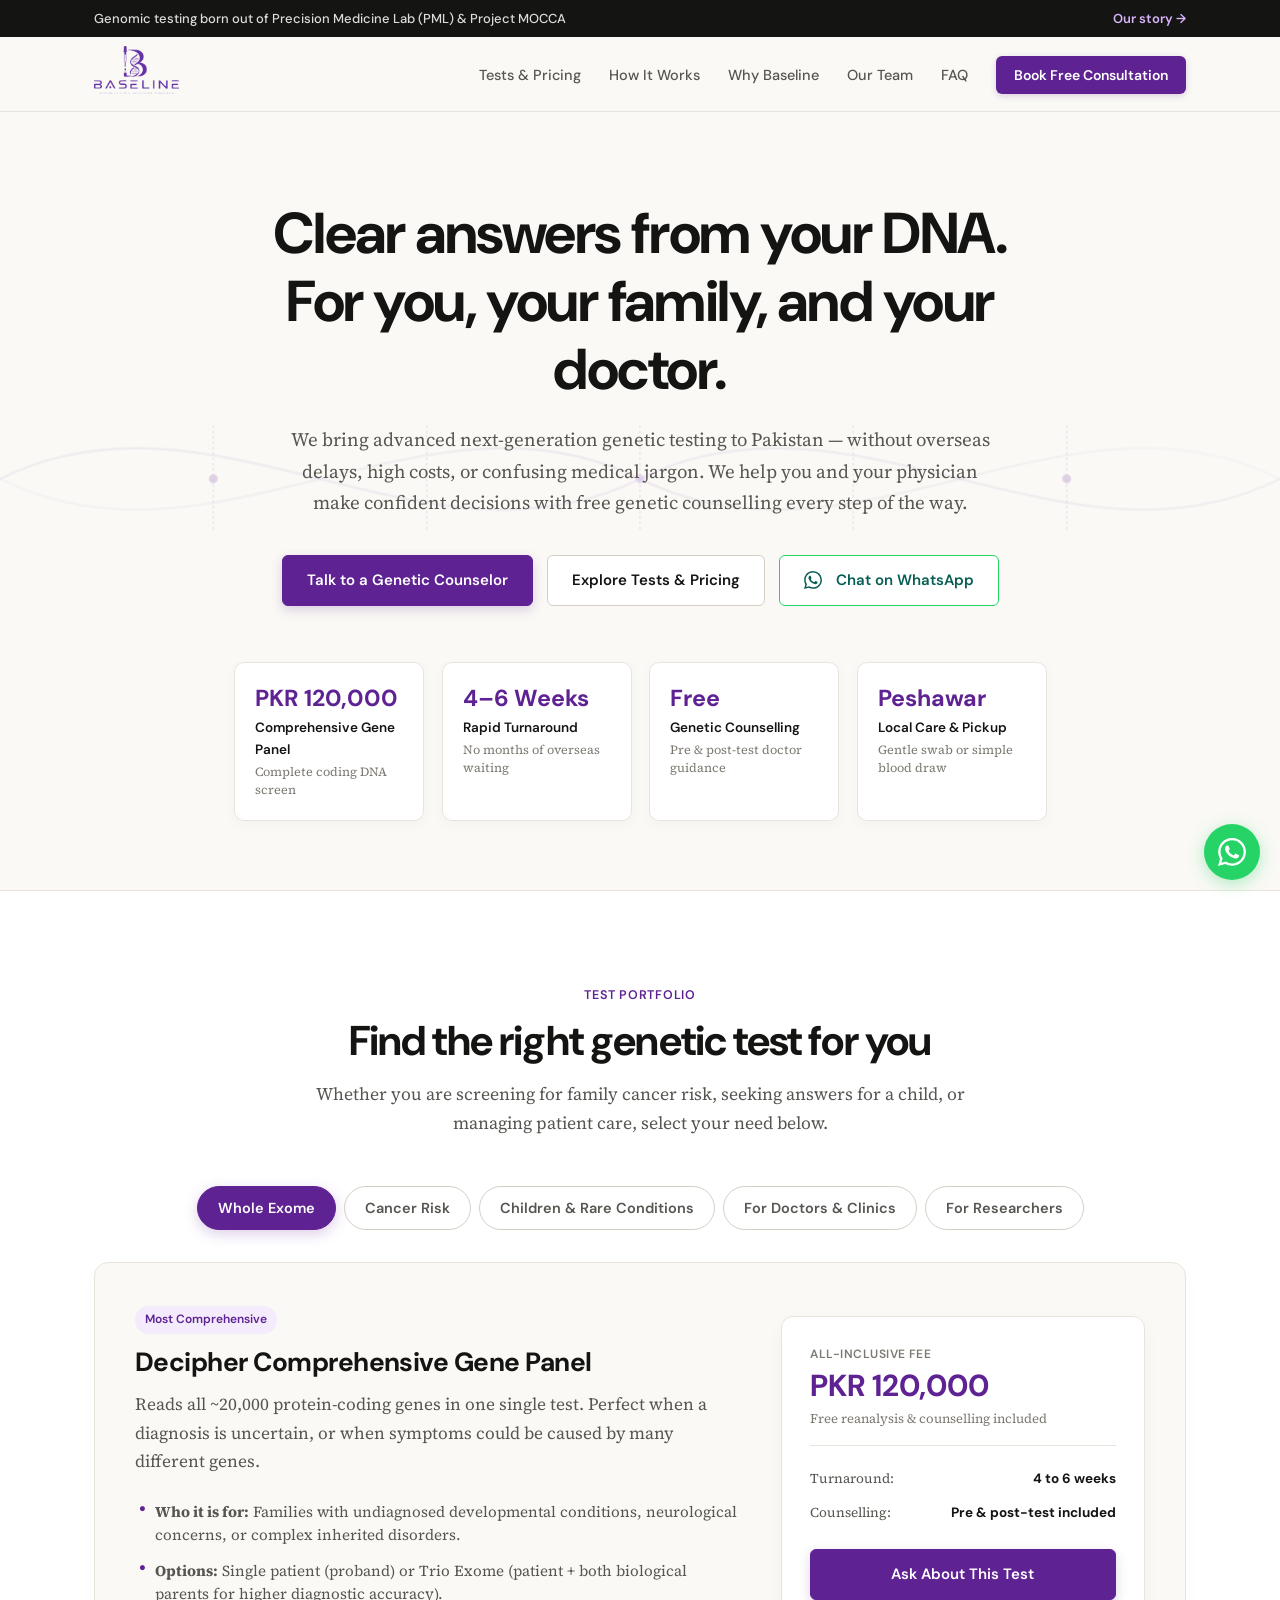
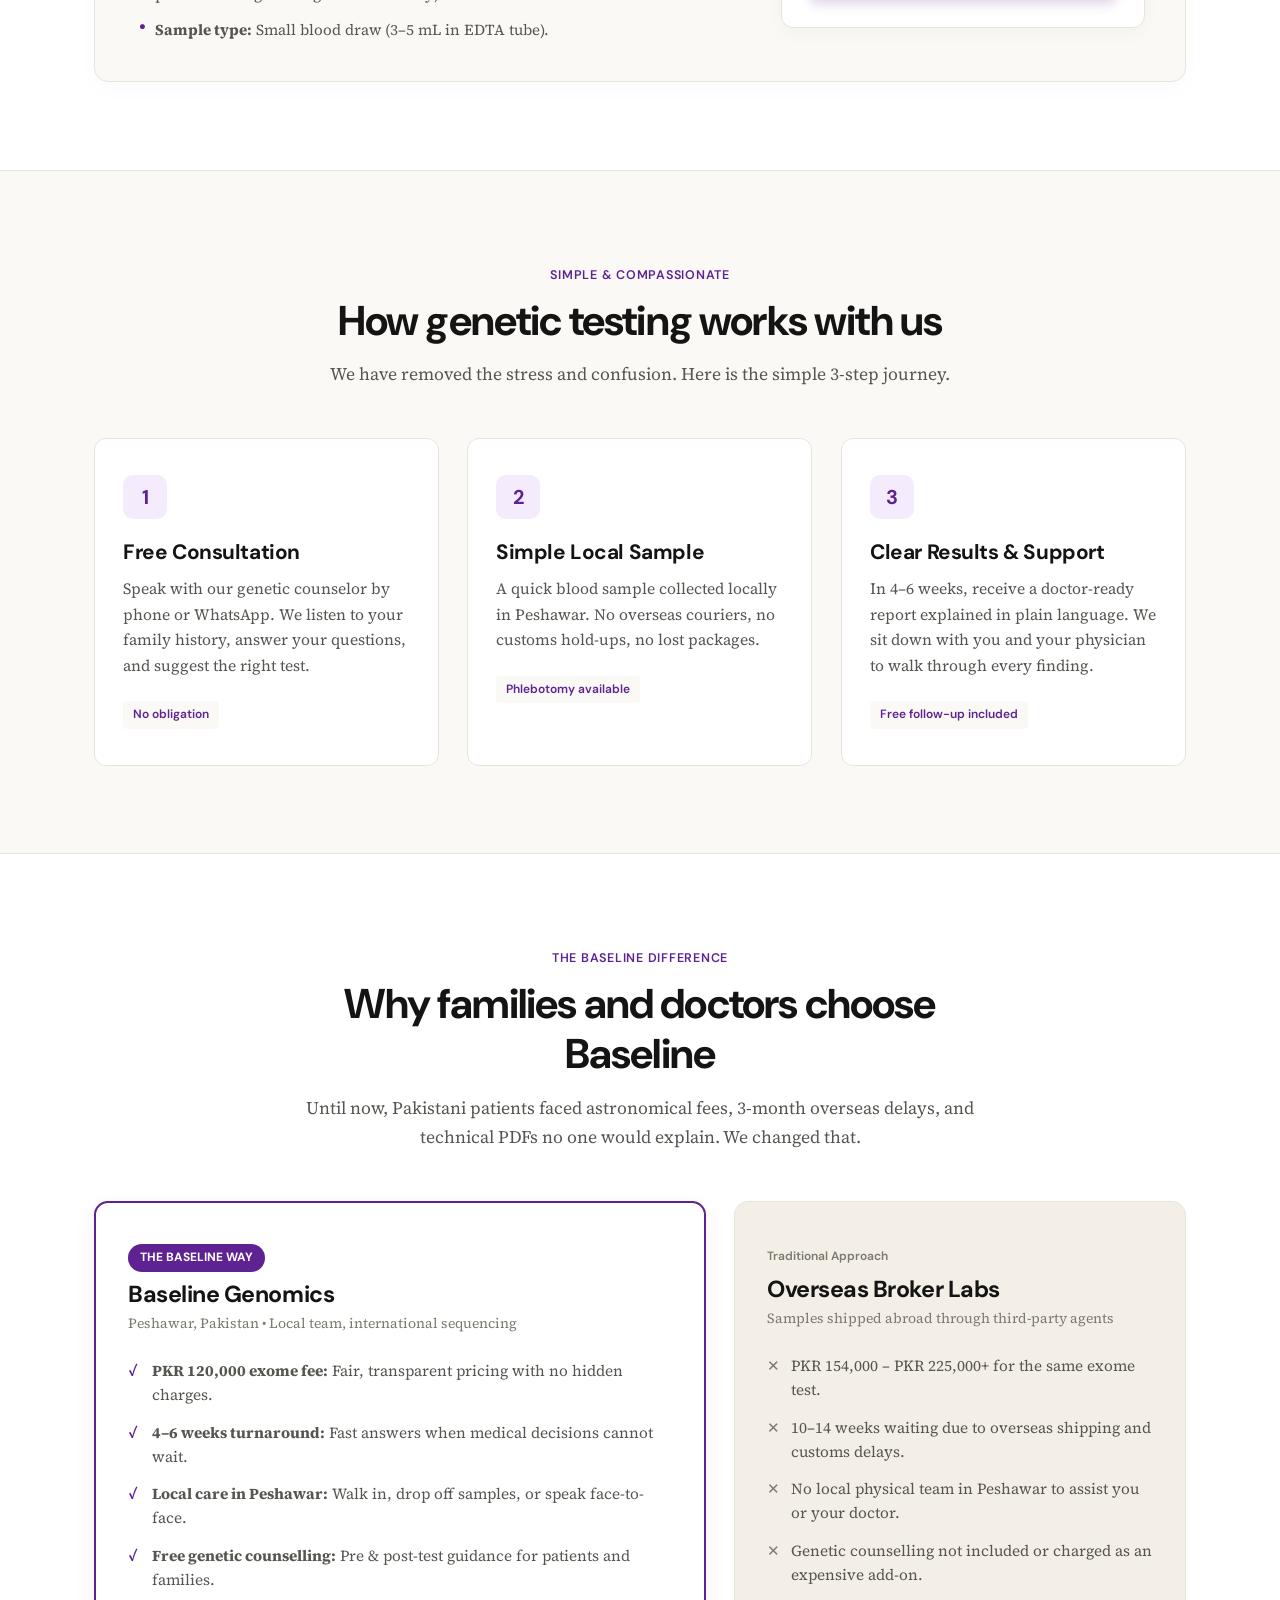
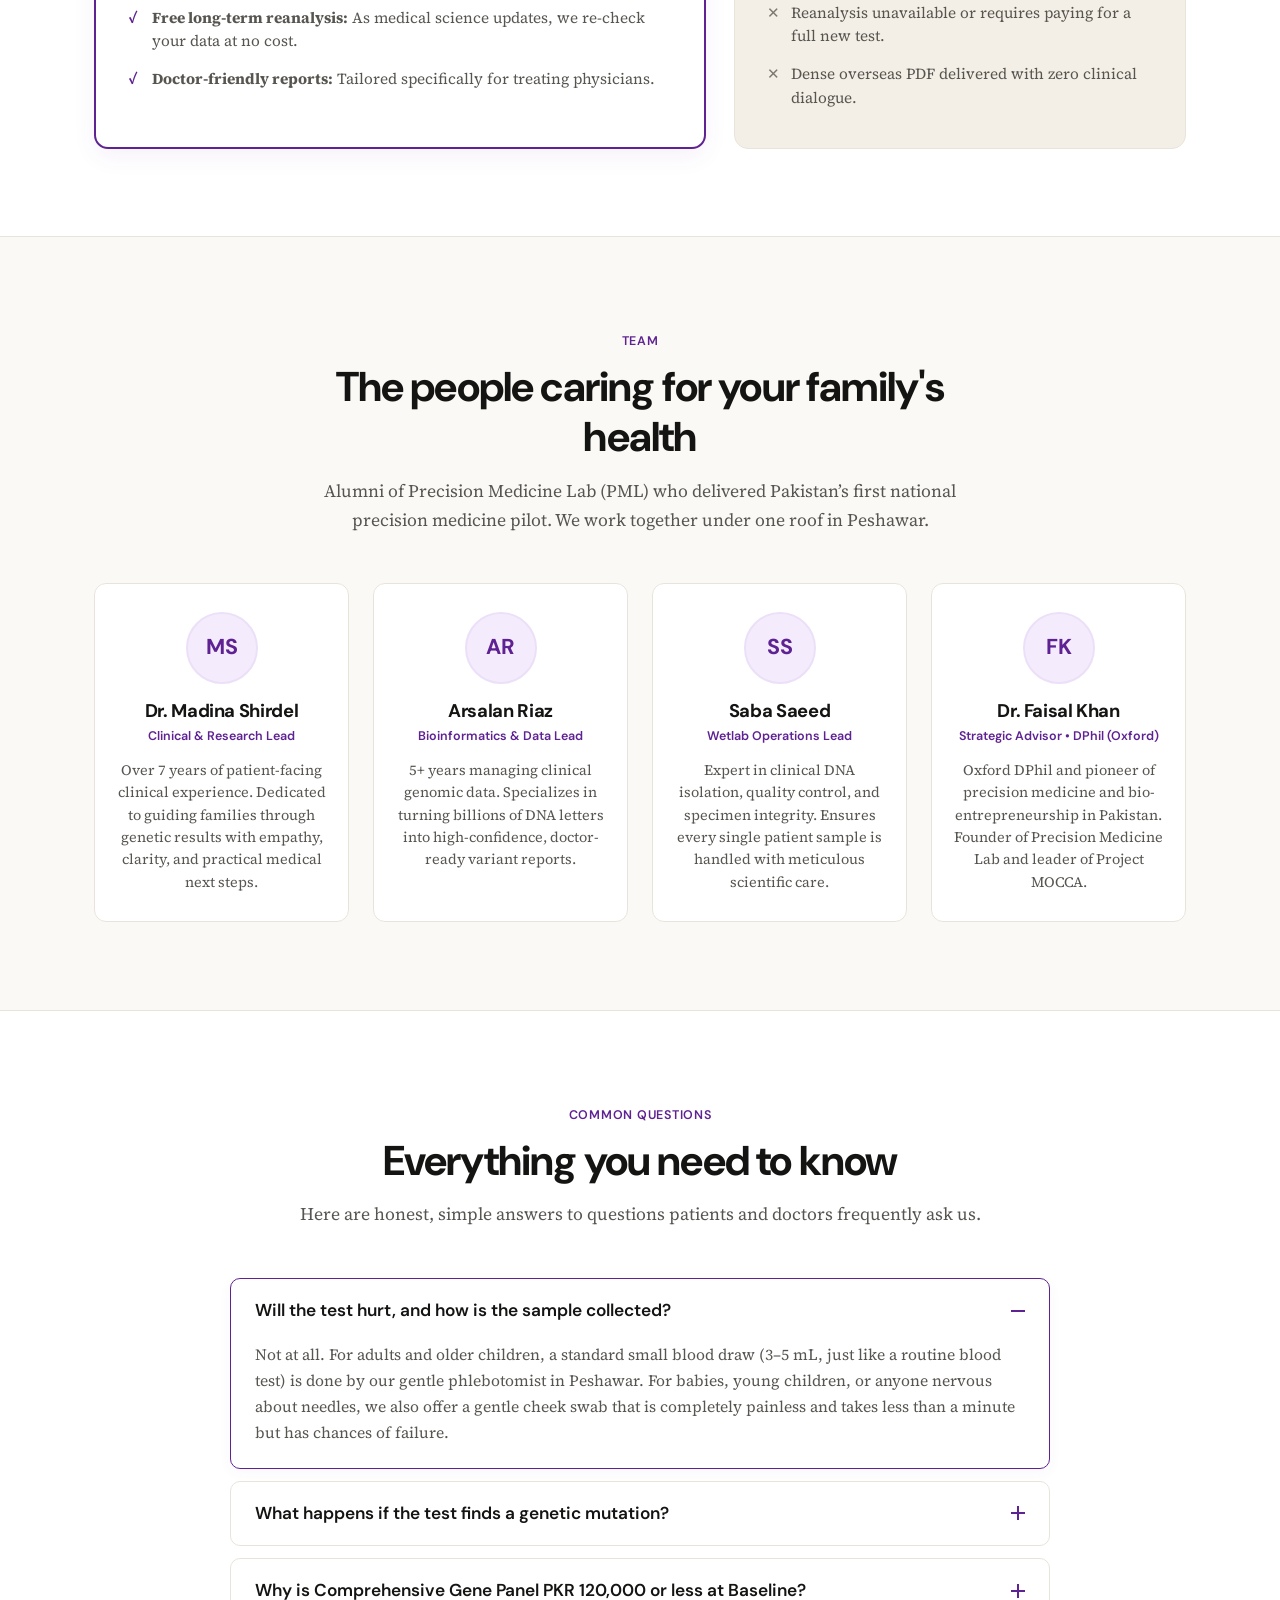
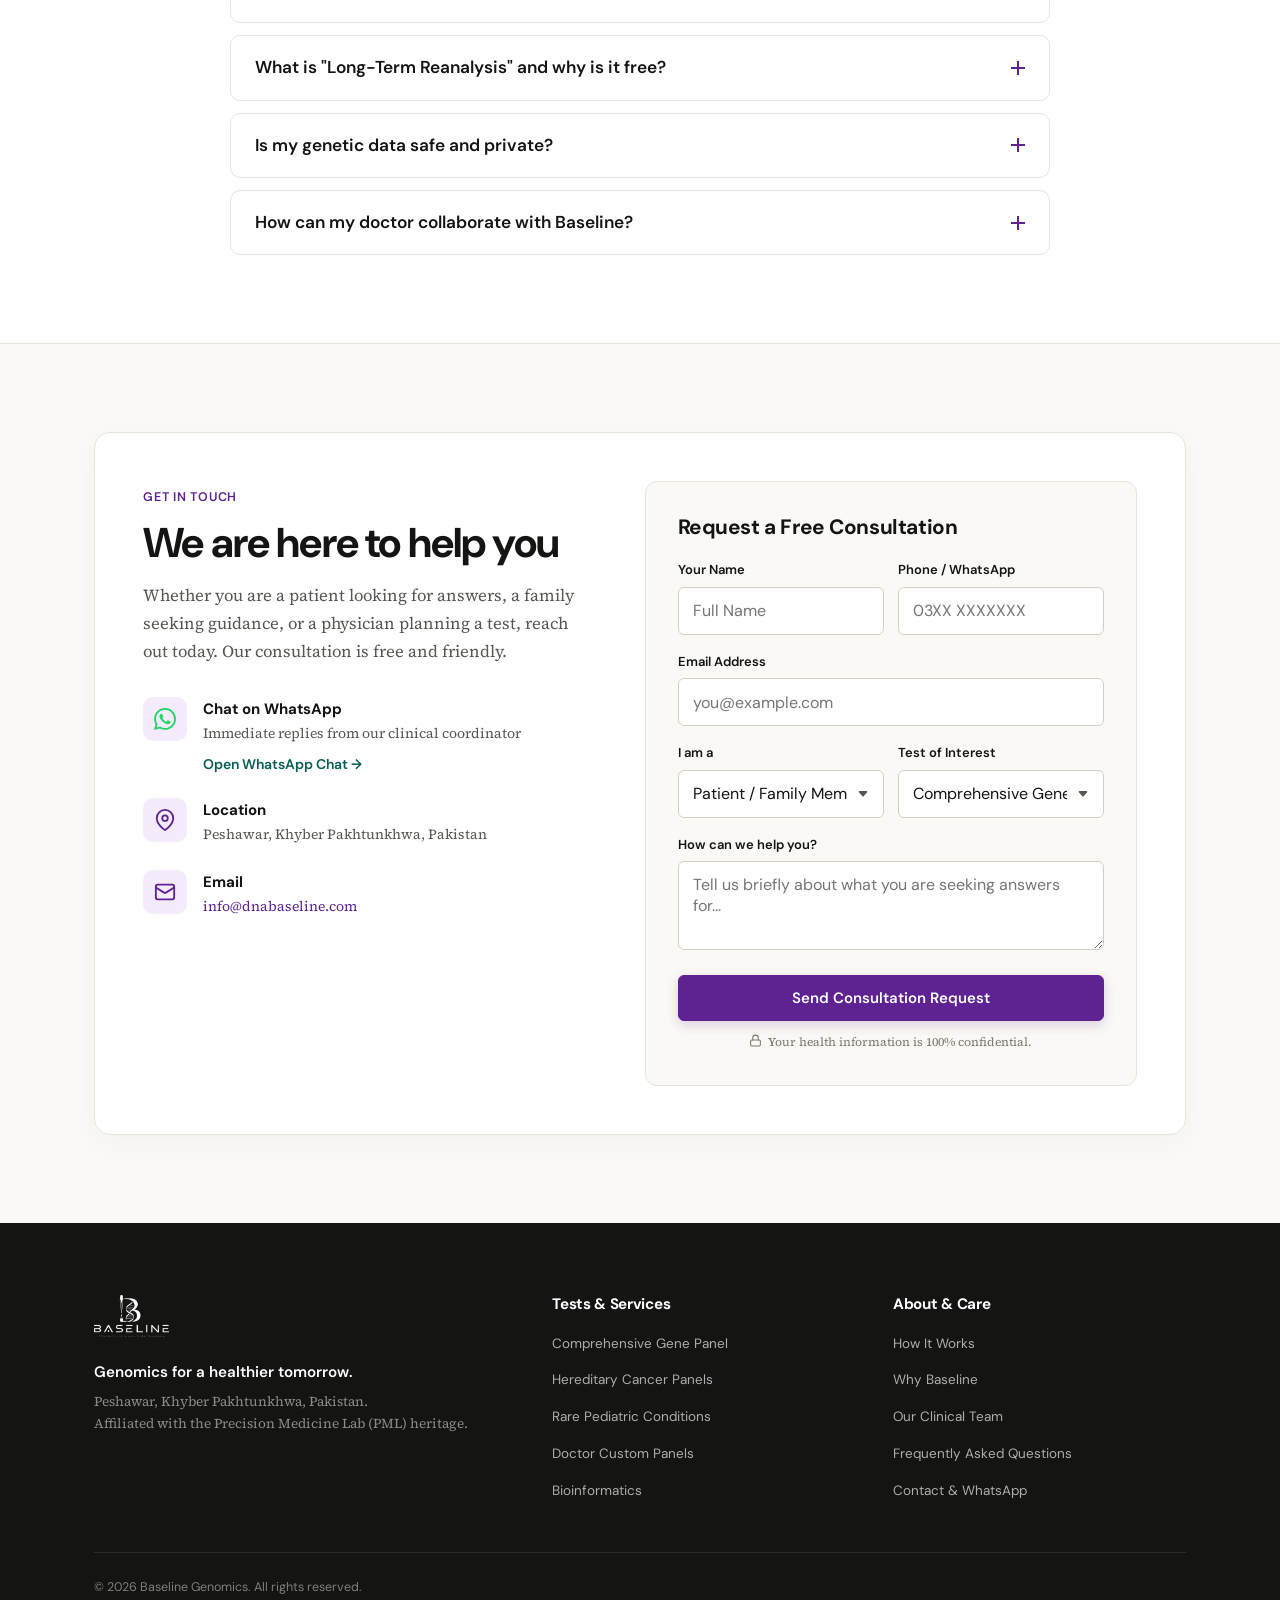
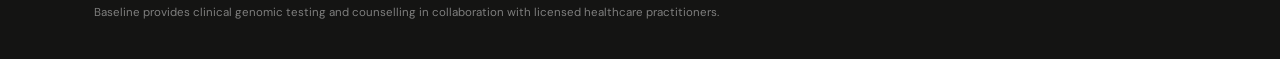
<file: index.html>
<!DOCTYPE html>
<html lang="en">
<head>
  <meta charset="UTF-8">
  <meta name="viewport" content="width=device-width, initial-scale=1.0">
  <title>Baseline — Genomics for a Healthier Tomorrow</title>
  <meta name="description" content="Accessible DNA testing and clinical genomics in Pakistan. Comprehensive Gene Panel, cancer risk screening, and genetic counselling in Peshawar.">
  <link rel="icon" type="image/png" href="assets/logo-purple.png">
  <meta name="theme-color" content="#5e2292">

  <!-- Open Graph / WhatsApp / Social Sharing -->
  <meta property="og:type" content="website">
  <meta property="og:title" content="Baseline — Genomics for a Healthier Tomorrow">
  <meta property="og:description" content="Accessible DNA testing and clinical genomics in Pakistan. Comprehensive Gene Panel for PKR 120,000 with free genetic counselling in Peshawar.">
  <meta property="og:image" content="assets/logo-purple.png">

  <!-- Twitter / X Cards -->
  <meta name="twitter:card" content="summary_large_image">
  <meta name="twitter:title" content="Baseline — Genomics for a Healthier Tomorrow">
  <meta name="twitter:description" content="Accessible DNA testing and clinical genomics in Pakistan. Comprehensive Gene Panel with free genetic counselling.">
  <meta name="twitter:image" content="assets/logo-purple.png">

  <!-- Schema.org Structured Data -->
  <script type="application/ld+json">
  {
    "@context": "https://schema.org",
    "@type": "MedicalBusiness",
    "name": "Baseline Genomics",
    "description": "Clinical genomics testing, Comprehensive Gene Panel, and genetic counselling institution in Peshawar, Pakistan.",
    "address": {
      "@type": "PostalAddress",
      "addressLocality": "Peshawar",
      "addressRegion": "Khyber Pakhtunkhwa",
      "addressCountry": "PK"
    },
    "priceRange": "PKR 120,000",
    "currenciesAccepted": "PKR",
    "email": "info@dnabaseline.com"
  }
  </script>

  <!-- Google Fonts: DM Sans & Source Serif 4 -->
  <link rel="preconnect" href="https://fonts.googleapis.com">
  <link rel="preconnect" href="https://fonts.gstatic.com" crossorigin>
  <link href="https://fonts.googleapis.com/css2?family=DM+Sans:ital,opsz,wght@0,9..40,400;0,9..40,500;0,9..40,600;0,9..40,700&family=Source+Serif+4:ital,opsz,wght@0,8..60,400;0,8..60,600;1,8..60,400&display=swap" rel="stylesheet">

  <link rel="stylesheet" href="style.css">
</head>
<body>

  <!-- ─── Reassuring Header Banner ─── -->
  <div class="top-banner">
    <div class="container top-banner-inner">
      <span>Genomic testing born out of Precision Medicine Lab (PML) &amp; Project MOCCA</span>
      <a href="https://precisionmedicine.pk" class="banner-link">Our story <span class="arrow">&rarr;</span></a>
    </div>
  </div>

  <!-- ─── Site Navigation ─── -->
  <header class="header" id="header">
    <div class="container header-inner">
      <a href="#" class="brand-link" aria-label="Baseline Home">
        <img src="assets/logo-purple.png" alt="Baseline" class="brand-logo" width="160" height="48" fetchpriority="high">
      </a>

      <button class="menu-toggle" id="menu-toggle" aria-label="Toggle navigation" aria-expanded="false">
        <span class="menu-line"></span>
        <span class="menu-line"></span>
      </button>

      <nav class="nav" id="nav">
        <ul class="nav-menu">
          <li><a href="#tests">Tests & Pricing</a></li>
          <li><a href="#how-it-works">How It Works</a></li>
          <li><a href="#why-baseline">Why Baseline</a></li>
          <li><a href="#team">Our Team</a></li>
          <li><a href="#faq">FAQ</a></li>
          <li><a href="#contact" class="btn-nav">Book Free Consultation</a></li>
        </ul>
      </nav>
    </div>
  </header>

  <main>
    <!-- ─── Hero: Warm, Clear, Reassuring with Animated Ambient DNA ─── -->
    <section class="hero">
      <!-- Ambient Animated DNA Waves (Hardware Accelerated GPU) -->
      <div class="hero-ambient-dna" aria-hidden="true">
        <svg class="dna-wave-svg" viewBox="0 0 1440 400" fill="none" xmlns="http://www.w3.org/2000/svg">
          <defs>
            <linearGradient id="dna-grad-1" x1="0%" y1="0%" x2="100%" y2="0%">
              <stop offset="0%" stop-color="#5e2292" stop-opacity="0.14" />
              <stop offset="50%" stop-color="#9B5ED4" stop-opacity="0.22" />
              <stop offset="100%" stop-color="#5e2292" stop-opacity="0.12" />
            </linearGradient>
            <linearGradient id="dna-grad-2" x1="0%" y1="0%" x2="100%" y2="0%">
              <stop offset="0%" stop-color="#9B5ED4" stop-opacity="0.1" />
              <stop offset="50%" stop-color="#5e2292" stop-opacity="0.18" />
              <stop offset="100%" stop-color="#9B5ED4" stop-opacity="0.08" />
            </linearGradient>
          </defs>
          <!-- Strand 1 -->
          <path class="wave-strand strand-a" d="M0,180 C240,60 480,300 720,180 C960,60 1200,300 1440,180" stroke="url(#dna-grad-1)" stroke-width="2.5" stroke-linecap="round"/>
          <!-- Strand 2 -->
          <path class="wave-strand strand-b" d="M0,180 C240,300 480,60 720,180 C960,300 1200,60 1440,180" stroke="url(#dna-grad-2)" stroke-width="2.5" stroke-linecap="round"/>
          <!-- Connecting Nodes -->
          <circle class="dna-node node-1" cx="240" cy="180" r="5" fill="#5e2292" opacity="0.4"/>
          <circle class="dna-node node-2" cx="720" cy="180" r="5" fill="#9B5ED4" opacity="0.45"/>
          <circle class="dna-node node-3" cx="1200" cy="180" r="5" fill="#5e2292" opacity="0.4"/>
          <line x1="240" y1="120" x2="240" y2="240" stroke="#9B5ED4" stroke-width="1.5" stroke-dasharray="3 3" opacity="0.35"/>
          <line x1="480" y1="120" x2="480" y2="240" stroke="#9B5ED4" stroke-width="1.5" stroke-dasharray="3 3" opacity="0.35"/>
          <line x1="720" y1="120" x2="720" y2="240" stroke="#9B5ED4" stroke-width="1.5" stroke-dasharray="3 3" opacity="0.35"/>
          <line x1="960" y1="120" x2="960" y2="240" stroke="#9B5ED4" stroke-width="1.5" stroke-dasharray="3 3" opacity="0.35"/>
          <line x1="1200" y1="120" x2="1200" y2="240" stroke="#9B5ED4" stroke-width="1.5" stroke-dasharray="3 3" opacity="0.35"/>
        </svg>
      </div>

      <div class="container hero-inner">
        <h1 class="hero-title reveal-item">
          Clear answers from your DNA.<br>
          For you, your family, and your doctor.
        </h1>
        <p class="hero-description reveal-item">
          We bring advanced next-generation genetic testing to Pakistan — without overseas delays, high costs, or confusing medical jargon. We help you and your physician make confident decisions with free genetic counselling every step of the way.
        </p>

        <div class="hero-actions reveal-item">
          <a href="#contact" class="btn btn-primary">Talk to a Genetic Counselor</a>
          <a href="#tests" class="btn btn-outline">Explore Tests &amp; Pricing</a>
          <a href="https://wa.me/923000000000?text=Hello%20Baseline%2C%20I%20would%20like%20to%20ask%20about%20genetic%20testing." target="_blank" rel="noopener noreferrer" class="btn btn-whatsapp-inline">
            <svg class="btn-wa-icon" width="18" height="18" viewBox="0 0 24 24" fill="currentColor" aria-hidden="true"><path d="M17.472 14.382c-.297-.149-1.758-.867-2.03-.967-.273-.099-.471-.148-.67.15-.197.297-.767.966-.94 1.164-.173.199-.347.223-.644.075-.297-.15-1.255-.463-2.39-1.475-.883-.788-1.48-1.761-1.653-2.059-.173-.297-.018-.458.13-.606.134-.133.298-.347.446-.52.149-.174.198-.298.298-.497.099-.198.05-.371-.025-.52-.075-.149-.669-1.612-.916-2.207-.242-.579-.487-.5-.669-.51-.173-.008-.371-.01-.57-.01-.198 0-.52.074-.792.372-.272.297-1.04 1.016-1.04 2.479 0 1.462 1.065 2.875 1.213 3.074.149.198 2.096 3.2 5.077 4.487.709.306 1.262.489 1.694.625.712.227 1.36.195 1.871.118.571-.085 1.758-.719 2.006-1.413.248-.694.248-1.289.173-1.413-.074-.124-.272-.198-.57-.347m-5.421 7.403h-.004a9.87 9.87 0 01-5.031-1.378l-.361-.214-3.741.982.998-3.648-.235-.374a9.86 9.86 0 01-1.51-5.26c.001-5.45 4.436-9.884 9.888-9.884 2.64 0 5.122 1.03 6.988 2.898a9.825 9.825 0 012.893 6.994c-.003 5.45-4.437 9.884-9.885 9.884m8.413-18.297A11.815 11.815 0 0012.05 0C5.495 0 .16 5.335.157 11.892c0 2.096.547 4.142 1.588 5.945L0 24l6.335-1.662c1.746.953 3.71 1.455 5.711 1.456h.005c6.554 0 11.89-5.336 11.893-11.893a11.821 11.821 0 00-3.48-8.414z"/></svg>
            Chat on WhatsApp
          </a>
        </div>

        <!-- Metric highlights: clean, elegant cards with staggered hover -->
        <div class="hero-metrics stagger-group">
          <div class="metric-card reveal-card">
            <span class="metric-num">PKR 120,000</span>
            <span class="metric-title">Comprehensive Gene Panel</span>
            <span class="metric-desc">Complete coding DNA screen</span>
          </div>
          <div class="metric-card reveal-card">
            <span class="metric-num">4–6 Weeks</span>
            <span class="metric-title">Rapid Turnaround</span>
            <span class="metric-desc">No months of overseas waiting</span>
          </div>
          <div class="metric-card reveal-card">
            <span class="metric-num">Free</span>
            <span class="metric-title">Genetic Counselling</span>
            <span class="metric-desc">Pre & post-test doctor guidance</span>
          </div>
          <div class="metric-card reveal-card">
            <span class="metric-num">Peshawar</span>
            <span class="metric-title">Local Care & Pickup</span>
            <span class="metric-desc">Gentle swab or simple blood draw</span>
          </div>
        </div>
      </div>
    </section>

    <!-- ─── Interactive Test Finder: Simple & Lively ─── -->
    <section class="section section-light" id="tests">
      <div class="container">
        <div class="section-header text-center reveal-on-scroll">
          <span class="section-tag">Test Portfolio</span>
          <h2 class="section-title">Find the right genetic test for you</h2>
          <p class="section-subtitle">
            Whether you are screening for family cancer risk, seeking answers for a child, or managing patient care, select your need below.
          </p>
        </div>

        <!-- Test selector tabs with fluid active indicator -->
        <div class="test-tabs reveal-on-scroll" role="tablist">
          <button class="test-tab active" role="tab" aria-selected="true" data-tab="exome">
            Whole Exome
          </button>
          <button class="test-tab" role="tab" aria-selected="false" data-tab="cancer">
            Cancer Risk
          </button>
          <button class="test-tab" role="tab" aria-selected="false" data-tab="pediatric">
            Children & Rare Conditions
          </button>
          <button class="test-tab" role="tab" aria-selected="false" data-tab="doctors">
            For Doctors & Clinics
          </button>
          <button class="test-tab" role="tab" aria-selected="false" data-tab="research">
            For Researchers
          </button>
        </div>

        <!-- Tab Panes with smooth cross-fade animation -->
        <div class="tab-content-wrapper reveal-on-scroll">
          <!-- Pane 1: Whole Exome -->
          <div class="tab-pane active" id="pane-exome">
            <div class="test-spotlight">
              <div class="test-spotlight-main">
                <span class="pill-featured">Most Comprehensive</span>
                <h3>Decipher Comprehensive Gene Panel</h3>
                <p class="spotlight-lede">
                  Reads all ~20,000 protein-coding genes in one single test. Perfect when a diagnosis is uncertain, or when symptoms could be caused by many different genes.
                </p>
                <div class="spotlight-points">
                  <div class="point-item">
                    <strong>Who it is for:</strong> Families with undiagnosed developmental conditions, neurological concerns, or complex inherited disorders.
                  </div>
                  <div class="point-item">
                    <strong>Options:</strong> Single patient (proband) or Trio Exome (patient + both biological parents for higher diagnostic accuracy).
                  </div>
                  <div class="point-item">
                    <strong>Sample type:</strong> Small blood draw (3–5 mL in EDTA tube).
                  </div>
                </div>
              </div>
              <div class="test-spotlight-side">
                <div class="price-box">
                  <span class="price-label">All-inclusive fee</span>
                  <span class="price-val">PKR 120,000</span>
                  <span class="price-sub">Free reanalysis & counselling included</span>
                </div>
                <div class="meta-row">
                  <span>Turnaround:</span> <strong>4 to 6 weeks</strong>
                </div>
                <div class="meta-row">
                  <span>Counselling:</span> <strong>Pre & post-test included</strong>
                </div>
                <a href="#contact" class="btn btn-primary btn-block" data-prefill="Comprehensive Gene Panel">Ask About This Test</a>
              </div>
            </div>
          </div>

          <!-- Pane 2: Cancer -->
          <div class="tab-pane" id="pane-cancer">
            <div class="test-spotlight">
              <div class="test-spotlight-main">
                <span class="pill-featured">Prevention & Early Detection</span>
                <h3>Hereditary Cancer Risk Panels</h3>
                <p class="spotlight-lede">
                  Identifies inherited genetic mutations that increase the lifetime risk of breast, ovarian, colorectal, and other cancers. Knowledge empowers early screening and preventive action.
                </p>
                <div class="spotlight-points">
                  <div class="point-item">
                    <strong>Key genes tested:</strong> BRCA1, BRCA2, PALB2, ATM, CHEK2, Lynch syndrome genes (MLH1, MSH2, MSH6, PMS2), and multi-cancer panels.
                  </div>
                  <div class="point-item">
                    <strong>Who it is for:</strong> Individuals with a personal or strong family history of cancer, early-onset diagnosis, or multiple affected relatives.
                  </div>
                  <div class="point-item">
                    <strong>Family screening:</strong> Cascade testing recommendations to protect at-risk siblings and children.
                  </div>
                </div>
              </div>
              <div class="test-spotlight-side">
                <div class="price-box">
                  <span class="price-label">Targeted panels</span>
                  <span class="price-val">Affordable</span>
                  <span class="price-sub">Tailored to clinical indication</span>
                </div>
                <div class="meta-row">
                  <span>Turnaround:</span> <strong>3 to 4 weeks</strong>
                </div>
                <div class="meta-row">
                  <span>Doctor report:</span> <strong>NCCN-aligned actionable advice</strong>
                </div>
                <a href="#contact" class="btn btn-primary btn-block" data-prefill="Hereditary Cancer Panel">Inquire About Cancer Screening</a>
              </div>
            </div>
          </div>

          <!-- Pane 3: Pediatric -->
          <div class="tab-pane" id="pane-pediatric">
            <div class="test-spotlight">
              <div class="test-spotlight-main">
                <span class="pill-featured">Compassionate Family Care</span>
                <h3>Rare Pediatric & Inherited Conditions</h3>
                <p class="spotlight-lede">
                  Ending the prolonged "diagnostic odyssey." When children face developmental delays, seizures, or metabolic concerns, a precise genetic answer replaces guesswork with targeted care.
                </p>
                <div class="spotlight-points">
                  <div class="point-item">
                    <strong>Gentle sampling:</strong> Painless buccal cheek swab available for infants and toddlers who find blood draws difficult.
                  </div>
                  <div class="point-item">
                    <strong>Consanguinity care:</strong> Specialized analysis for recessive conditions common in Khyber Pakhtunkhwa and northern Pakistan.
                  </div>
                  <div class="point-item">
                    <strong>Future planning:</strong> Carrier status testing to help families make informed future reproductive decisions.
                  </div>
                </div>
              </div>
              <div class="test-spotlight-side">
                <div class="price-box">
                  <span class="price-label">Exome & Trio</span>
                  <span class="price-val">PKR 120,000</span>
                  <span class="price-sub">Family Trio packages available</span>
                </div>
                <div class="meta-row">
                  <span>Guidance:</span> <strong>Compassionate genetic counselling</strong>
                </div>
                <div class="meta-row">
                  <span>Reanalysis:</span> <strong>Free lifelong variant updates</strong>
                </div>
                <a href="#contact" class="btn btn-primary btn-block" data-prefill="Pediatric & Rare Conditions">Schedule Pediatric Consultation</a>
              </div>
            </div>
          </div>

          <!-- Pane 4: Doctors -->
          <div class="tab-pane" id="pane-doctors">
            <div class="test-spotlight">
              <div class="test-spotlight-main">
                <span class="pill-featured">Doctor Partnership</span>
                <h3>For Oncologists, Pediatricians & Specialists</h3>
                <p class="spotlight-lede">
                  Think of Baseline as your hospital's in-house genomics department. We provide actionable, physician-centred reports and direct phone consultations for complex cases.
                </p>
                <div class="spotlight-points">
                  <div class="point-item">
                    <strong>Custom panels at same cost:</strong> Request specific gene sets for your specialty without surcharge.
                  </div>
                  <div class="point-item">
                    <strong>Case reviews:</strong> Direct access to our clinical bioinformatician in Peshawar to discuss borderline variants (VUS).
                  </div>
                  <div class="point-item">
                    <strong>Physician CME:</strong> Regular genomic literacy workshops and clinical case conferences for hospital departments.
                  </div>
                </div>
              </div>
              <div class="test-spotlight-side">
                <div class="price-box">
                  <span class="price-label">Clinician model</span>
                  <span class="price-val">Direct Partner</span>
                  <span class="price-sub">No overseas broker friction</span>
                </div>
                <div class="meta-row">
                  <span>Reporting:</span> <strong>ACMG/AMP compliant</strong>
                </div>
                <div class="meta-row">
                  <span>Sample pickup:</span> <strong>Coordinated in Peshawar</strong>
                </div>
                <a href="#contact" class="btn btn-primary btn-block" data-prefill="Doctor Partnership">Connect With Clinical Lead</a>
              </div>
            </div>
          </div>

          <!-- Pane 5: Research -->
          <div class="tab-pane" id="pane-research">
            <div class="test-spotlight">
              <div class="test-spotlight-main">
                <span class="pill-featured">Academic & Biotech</span>
                <h3>Bioinformatics & Sequencing for Researchers</h3>
                <p class="spotlight-lede">
                  Complete genomics pipelines for universities, clinical trials, and biotech labs. We help you publish high-impact science with full data ownership.
                </p>
                <div class="spotlight-points">
                  <div class="point-item">
                    <strong>Full raw data delivery:</strong> FASTQ, aligned BAM/CRAM, and annotated VCF files with zero lock-in.
                  </div>
                  <div class="point-item">
                    <strong>Scope:</strong> Human disease cohorts, infectious diseases, microbial metagenomics, and plant genetics.
                  </div>
                  <div class="point-item">
                    <strong>Academic collaboration:</strong> Method write-ups, publication-quality figures, and grant co-application support.
                  </div>
                </div>
              </div>
              <div class="test-spotlight-side">
                <div class="price-box">
                  <span class="price-label">Research rates</span>
                  <span class="price-val">Institutional</span>
                  <span class="price-sub">Discounted for academic cohorts</span>
                </div>
                <div class="meta-row">
                  <span>Pipelines:</span> <strong>BWA, GATK, DeepVariant</strong>
                </div>
                <div class="meta-row">
                  <span>Turnaround:</span> <strong>Fast cohort batching</strong>
                </div>
                <a href="#contact" class="btn btn-primary btn-block" data-prefill="Research Project">Discuss Research Project</a>
              </div>
            </div>
          </div>
        </div>
      </div>
    </section>

    <!-- ─── How It Works: 3 Simple Steps ─── -->
    <section class="section" id="how-it-works">
      <div class="container">
        <div class="section-header text-center reveal-on-scroll">
          <span class="section-tag">Simple & Compassionate</span>
          <h2 class="section-title">How genetic testing works with us</h2>
          <p class="section-subtitle">
            We have removed the stress and confusion. Here is the simple 3-step journey.
          </p>
        </div>

        <div class="steps-grid stagger-group">
          <div class="step-card reveal-card">
            <div class="step-badge">1</div>
            <h3>Free Consultation</h3>
            <p>
              Speak with our genetic counselor by phone or WhatsApp. We listen to your family history, answer your questions, and suggest the right test.
            </p>
            <span class="step-tag">No obligation</span>
          </div>

          <div class="step-card reveal-card">
            <div class="step-badge">2</div>
            <h3>Simple Local Sample</h3>
            <p>
              A quick blood sample collected locally in Peshawar. No overseas couriers, no customs hold-ups, no lost packages.
            </p>
            <span class="step-tag">Phlebotomy available</span>
          </div>

          <div class="step-card reveal-card">
            <div class="step-badge">3</div>
            <h3>Clear Results & Support</h3>
            <p>
              In 4–6 weeks, receive a doctor-ready report explained in plain language. We sit down with you and your physician to walk through every finding.
            </p>
            <span class="step-tag">Free follow-up included</span>
          </div>
        </div>
      </div>
    </section>

    <!-- ─── Why Baseline (Comparison & Advantages) ─── -->
    <section class="section section-light" id="why-baseline">
      <div class="container">
        <div class="section-header text-center reveal-on-scroll">
          <span class="section-tag">The Baseline Difference</span>
          <h2 class="section-title">Why families and doctors choose Baseline</h2>
          <p class="section-subtitle">
            Until now, Pakistani patients faced astronomical fees, 3-month overseas delays, and technical PDFs no one would explain. We changed that.
          </p>
        </div>

        <!-- Comparison side-by-side with staggered entrance -->
        <div class="comparison-cards stagger-group">
          <!-- Baseline Card -->
          <div class="comp-card comp-baseline reveal-card">
            <div class="comp-header">
              <span class="comp-badge">The Baseline Way</span>
              <h3>Baseline Genomics</h3>
              <p>Peshawar, Pakistan &bull; Local team, international sequencing</p>
            </div>
            <ul class="comp-features">
              <li>
                <strong>PKR 120,000 exome fee:</strong> Fair, transparent pricing with no hidden charges.
              </li>
              <li>
                <strong>4–6 weeks turnaround:</strong> Fast answers when medical decisions cannot wait.
              </li>
              <li>
                <strong>Local care in Peshawar:</strong> Walk in, drop off samples, or speak face-to-face.
              </li>
              <li>
                <strong>Free genetic counselling:</strong> Pre & post-test guidance for patients and families.
              </li>
              <li>
                <strong>Free long-term reanalysis:</strong> As medical science updates, we re-check your data at no cost.
              </li>
              <li>
                <strong>Doctor-friendly reports:</strong> Tailored specifically for treating physicians.
              </li>
            </ul>
          </div>

          <!-- Traditional Overseas Card -->
          <div class="comp-card comp-traditional reveal-card">
            <div class="comp-header">
              <span class="comp-badge-muted">Traditional Approach</span>
              <h3>Overseas Broker Labs</h3>
              <p>Samples shipped abroad through third-party agents</p>
            </div>
            <ul class="comp-features">
              <li>
                <span>PKR 154,000 – PKR 225,000+</span> for the same exome test.
              </li>
              <li>
                <span>10–14 weeks waiting</span> due to overseas shipping and customs delays.
              </li>
              <li>
                <span>No local physical team</span> in Peshawar to assist you or your doctor.
              </li>
              <li>
                <span>Genetic counselling not included</span> or charged as an expensive add-on.
              </li>
              <li>
                <span>Reanalysis unavailable</span> or requires paying for a full new test.
              </li>
              <li>
                <span>Dense overseas PDF</span> delivered with zero clinical dialogue.
              </li>
            </ul>
          </div>
        </div>
      </div>
    </section>

    <!-- ─── Team Section: Human, Credible, Grounded ─── -->
    <section class="section" id="team">
      <div class="container">
        <div class="section-header text-center reveal-on-scroll">
          <span class="section-tag">Team</span>
          <h2 class="section-title">The people caring for your family's health</h2>
          <p class="section-subtitle">
            Alumni of Precision Medicine Lab (PML) who delivered Pakistan’s first national precision medicine pilot. We work together under one roof in Peshawar.
          </p>
        </div>

        <div class="team-cards-grid stagger-group">
          <div class="member-card reveal-card">
            <div class="member-avatar">MS</div>
            <h3>Dr. Madina Shirdel</h3>
            <span class="member-role">Clinical & Research Lead</span>
            <p>
              Over 7 years of patient-facing clinical experience. Dedicated to guiding families through genetic results with empathy, clarity, and practical medical next steps.
            </p>
          </div>

          <div class="member-card reveal-card">
            <div class="member-avatar">AR</div>
            <h3>Arsalan Riaz</h3>
            <span class="member-role">Bioinformatics & Data Lead</span>
            <p>
              5+ years managing clinical genomic data. Specializes in turning billions of DNA letters into high-confidence, doctor-ready variant reports.
            </p>
          </div>

          <div class="member-card reveal-card">
            <div class="member-avatar">SS</div>
            <h3>Saba Saeed</h3>
            <span class="member-role">Wetlab Operations Lead</span>
            <p>
              Expert in clinical DNA isolation, quality control, and specimen integrity. Ensures every single patient sample is handled with meticulous scientific care.
            </p>
          </div>

          <div class="member-card reveal-card">
            <div class="member-avatar">FK</div>
            <h3>Dr. Faisal Khan</h3>
            <span class="member-role">Strategic Advisor &bull; DPhil (Oxford)</span>
            <p>
              Oxford DPhil and pioneer of precision medicine and bio-entrepreneurship in Pakistan. Founder of Precision Medicine Lab and leader of Project MOCCA.
            </p>
          </div>
        </div>
      </div>
    </section>

    <!-- ─── FAQ Section: Smooth Accordion Animation ─── -->
    <section class="section section-light" id="faq">
      <div class="container">
        <div class="section-header text-center reveal-on-scroll">
          <span class="section-tag">Common Questions</span>
          <h2 class="section-title">Everything you need to know</h2>
          <p class="section-subtitle">
            Here are honest, simple answers to questions patients and doctors frequently ask us.
          </p>
        </div>

        <div class="faq-accordion reveal-on-scroll">
          <details class="faq-item" open>
            <summary class="faq-quest">
              <span>Will the test hurt, and how is the sample collected?</span>
              <span class="faq-icon" aria-hidden="true"></span>
            </summary>
            <div class="faq-ans-wrapper">
              <div class="faq-ans">
                <p>
                  Not at all. For adults and older children, a standard small blood draw (3–5 mL, just like a routine blood test) is done by our gentle phlebotomist in Peshawar. For babies, young children, or anyone nervous about needles, we also offer a gentle cheek swab that is completely painless and takes less than a minute but has chances of failure.
                </p>
              </div>
            </div>
          </details>

          <details class="faq-item">
            <summary class="faq-quest">
              <span>What happens if the test finds a genetic mutation?</span>
              <span class="faq-icon" aria-hidden="true"></span>
            </summary>
            <div class="faq-ans-wrapper">
              <div class="faq-ans">
                <p>
                  Finding a mutation is not a verdict — it is empowering information. Our clinical lead, conducts a free post-test session to explain exactly what the result means. We work with your treating doctor to outline proven medical strategies: lifestyle adaptations, early preventive screenings, medication options, and guidance for your family.
                </p>
              </div>
            </div>
          </details>

          <details class="faq-item">
            <summary class="faq-quest">
              <span>Why is Comprehensive Gene Panel PKR 120,000 or less at Baseline?</span>
              <span class="faq-icon" aria-hidden="true"></span>
            </summary>
            <div class="faq-ans-wrapper">
              <div class="faq-ans">
                <p>
                  Traditionally, labs in Pakistan ship samples to third-party commercial brokers abroad, adding shipping overhead, middleman markups, and currency surcharges. Because Baseline manages DNA processing, bioinformatics, and clinical interpretation directly with our in-house team in Peshawar, we pass those savings directly to patients.
                </p>
              </div>
            </div>
          </details>

          <details class="faq-item">
            <summary class="faq-quest">
              <span>What is "Long-Term Reanalysis" and why is it free?</span>
              <span class="faq-icon" aria-hidden="true"></span>
            </summary>
            <div class="faq-ans-wrapper">
              <div class="faq-ans">
                <p>
                  Sometimes a DNA change is labeled as a "Variant of Uncertain Significance" (VUS) because science hasn't seen enough cases yet. Over months and years, as international medical databases update, these variants get resolved. Other labs charge you for a whole new test; Baseline keeps your data securely archived and updates your findings for free as science advances.
                </p>
              </div>
            </div>
          </details>

          <details class="faq-item">
            <summary class="faq-quest">
              <span>Is my genetic data safe and private?</span>
              <span class="faq-icon" aria-hidden="true"></span>
            </summary>
            <div class="faq-ans-wrapper">
              <div class="faq-ans">
                <p>
                  Strictly confidential. Your personal name and identifying details are detached and replaced with an anonymous barcode before any computer analysis begins. Your DNA information is never sold, licensed, or shared with insurance companies or third parties.
                </p>
              </div>
            </div>
          </details>

          <details class="faq-item">
            <summary class="faq-quest">
              <span>How can my doctor collaborate with Baseline?</span>
              <span class="faq-icon" aria-hidden="true"></span>
            </summary>
            <div class="faq-ans-wrapper">
              <div class="faq-ans">
                <p>
                  Doctors can call, message on WhatsApp, or refer patients directly. We provide doctors with clear, actionable clinical reports (following international ACMG/AMP guidelines) and our bioinformatics team is always available for direct case conferences. We also design custom specialty panels for clinics at no extra charge.
                </p>
              </div>
            </div>
          </details>
        </div>
      </div>
    </section>

    <!-- ─── Contact & WhatsApp Section ─── -->
    <section class="section" id="contact">
      <div class="container">
        <div class="contact-box reveal-on-scroll">
          <div class="contact-left">
            <span class="section-tag">Get In Touch</span>
            <h2 class="section-title">We are here to help you</h2>
            <p class="contact-p">
              Whether you are a patient looking for answers, a family seeking guidance, or a physician planning a test, reach out today. Our consultation is free and friendly.
            </p>

            <div class="contact-methods">
              <div class="method-card">
                <span class="method-icon" aria-hidden="true">
                  <svg width="22" height="22" viewBox="0 0 24 24" fill="#25D366"><path d="M17.472 14.382c-.297-.149-1.758-.867-2.03-.967-.273-.099-.471-.148-.67.15-.197.297-.767.966-.94 1.164-.173.199-.347.223-.644.075-.297-.15-1.255-.463-2.39-1.475-.883-.788-1.48-1.761-1.653-2.059-.173-.297-.018-.458.13-.606.134-.133.298-.347.446-.52.149-.174.198-.298.298-.497.099-.198.05-.371-.025-.52-.075-.149-.669-1.612-.916-2.207-.242-.579-.487-.5-.669-.51-.173-.008-.371-.01-.57-.01-.198 0-.52.074-.792.372-.272.297-1.04 1.016-1.04 2.479 0 1.462 1.065 2.875 1.213 3.074.149.198 2.096 3.2 5.077 4.487.709.306 1.262.489 1.694.625.712.227 1.36.195 1.871.118.571-.085 1.758-.719 2.006-1.413.248-.694.248-1.289.173-1.413-.074-.124-.272-.198-.57-.347m-5.421 7.403h-.004a9.87 9.87 0 01-5.031-1.378l-.361-.214-3.741.982.998-3.648-.235-.374a9.86 9.86 0 01-1.51-5.26c.001-5.45 4.436-9.884 9.888-9.884 2.64 0 5.122 1.03 6.988 2.898a9.825 9.825 0 012.893 6.994c-.003 5.45-4.437 9.884-9.885 9.884m8.413-18.297A11.815 11.815 0 0012.05 0C5.495 0 .16 5.335.157 11.892c0 2.096.547 4.142 1.588 5.945L0 24l6.335-1.662c1.746.953 3.71 1.455 5.711 1.456h.005c6.554 0 11.89-5.336 11.893-11.893a11.821 11.821 0 00-3.48-8.414z"/></svg>
                </span>
                <div>
                  <strong>Chat on WhatsApp</strong>
                  <p>Immediate replies from our clinical coordinator</p>
                  <a href="https://wa.me/923000000000?text=Hello%20Baseline%2C%20I%20would%20like%20to%20ask%20about%20a%20genetic%20test." target="_blank" rel="noopener noreferrer" class="link-wa">
                    Open WhatsApp Chat <span class="arrow">&rarr;</span>
                  </a>
                </div>
              </div>

              <div class="method-card">
                <span class="method-icon" aria-hidden="true">
                  <svg width="22" height="22" viewBox="0 0 24 24" fill="none" stroke="var(--purple-brand)" stroke-width="2" stroke-linecap="round" stroke-linejoin="round"><path d="M21 10c0 7-9 13-9 13s-9-6-9-13a9 9 0 0 1 18 0z"></path><circle cx="12" cy="10" r="3"></circle></svg>
                </span>
                <div>
                  <strong>Location</strong>
                  <p>Peshawar, Khyber Pakhtunkhwa, Pakistan</p>
                </div>
              </div>

              <div class="method-card">
                <span class="method-icon" aria-hidden="true">
                  <svg width="22" height="22" viewBox="0 0 24 24" fill="none" stroke="var(--purple-brand)" stroke-width="2" stroke-linecap="round" stroke-linejoin="round"><rect x="2" y="4" width="20" height="16" rx="2"></rect><path d="m22 7-8.97 5.7a1.94 1.94 0 0 1-2.06 0L2 7"></path></svg>
                </span>
                <div>
                  <strong>Email</strong>
                  <p><a href="mailto:info@dnabaseline.com">info@dnabaseline.com</a></p>
                </div>
              </div>
            </div>
          </div>

          <div class="contact-right">
            <form class="simple-form" id="consultation-form" action="https://formspree.io/f/mdeevkrj" method="POST">
              <h3 class="form-title">Request a Free Consultation</h3>

              <div class="form-row">
                <div class="form-field">
                  <label for="name">Your Name</label>
                  <input type="text" id="name" name="name" required placeholder="Full Name" autocomplete="name">
                </div>
                <div class="form-field">
                  <label for="phone">Phone / WhatsApp</label>
                  <input type="tel" id="phone" name="phone" required placeholder="03XX XXXXXXX" autocomplete="tel">
                </div>
              </div>

              <div class="form-field">
                <label for="email">Email Address</label>
                <input type="email" id="email" name="email" required placeholder="you@example.com" autocomplete="email">
              </div>

              <div class="form-row">
                <div class="form-field">
                  <label for="role">I am a</label>
                  <select id="role" name="role" required>
                    <option value="patient" selected>Patient / Family Member</option>
                    <option value="doctor">Doctor / Clinician</option>
                    <option value="researcher">Researcher / Lab</option>
                    <option value="other">Other</option>
                  </select>
                </div>
                <div class="form-field">
                  <label for="test">Test of Interest</label>
                  <select id="test" name="test">
                    <option value="exome">Comprehensive Gene Panel (PKR 120,000)</option>
                    <option value="cancer">Cancer Risk Screening</option>
                    <option value="pediatric">Children & Rare Diseases</option>
                    <option value="doctor">Doctor Custom Panel</option>
                    <option value="counselling">Genetic Counselling Only</option>
                    <option value="other">Not Sure / Need Advice</option>
                  </select>
                </div>
              </div>

              <div class="form-field">
                <label for="message">How can we help you?</label>
                <textarea id="message" name="message" rows="3" placeholder="Tell us briefly about what you are seeking answers for..."></textarea>
              </div>

              <button type="submit" class="btn btn-primary btn-block">Send Consultation Request</button>
              <div class="form-feedback" id="form-feedback" style="display: none;"></div>
              <p class="form-guarantee">
                <svg width="13" height="13" viewBox="0 0 24 24" fill="none" stroke="currentColor" stroke-width="2" stroke-linecap="round" stroke-linejoin="round" aria-hidden="true" style="vertical-align: -1px; margin-right: 3px;"><rect x="3" y="11" width="18" height="11" rx="2" ry="2"></rect><path d="M7 11V7a5 5 0 0 1 10 0v4"></path></svg>
                Your health information is 100% confidential.
              </p>
            </form>
          </div>
        </div>
      </div>
    </section>
  </main>

  <!-- ─── Site Footer ─── -->
  <footer class="footer">
    <div class="container footer-inner">
      <div class="footer-top">
        <div class="footer-brand">
          <img src="assets/logo-purple.png" alt="Baseline" class="footer-logo" width="140" height="42" loading="lazy">
          <p class="footer-tagline">Genomics for a healthier tomorrow.</p>
          <p class="footer-note">
            Peshawar, Khyber Pakhtunkhwa, Pakistan.<br>
            Affiliated with the Precision Medicine Lab (PML) heritage.
          </p>
        </div>
        <div class="footer-links-col">
          <h4>Tests &amp; Services</h4>
          <ul>
            <li><a href="#tests">Comprehensive Gene Panel</a></li>
            <li><a href="#tests">Hereditary Cancer Panels</a></li>
            <li><a href="#tests">Rare Pediatric Conditions</a></li>
            <li><a href="#tests">Doctor Custom Panels</a></li>
            <li><a href="#tests">Bioinformatics</a></li>
          </ul>
        </div>
        <div class="footer-links-col">
          <h4>About &amp; Care</h4>
          <ul>
            <li><a href="#how-it-works">How It Works</a></li>
            <li><a href="#why-baseline">Why Baseline</a></li>
            <li><a href="#team">Our Clinical Team</a></li>
            <li><a href="#faq">Frequently Asked Questions</a></li>
            <li><a href="#contact">Contact &amp; WhatsApp</a></li>
          </ul>
        </div>
      </div>

      <div class="footer-bottom">
        <p>&copy; 2026 Baseline Genomics. All rights reserved.</p>
        <p class="footer-disclaimer">
          Baseline provides clinical genomic testing and counselling in collaboration with licensed healthcare practitioners.
        </p>
      </div>
    </div>
  </footer>

  <!-- ─── Floating WhatsApp Fast-Action Button ─── -->
  <a href="https://wa.me/923000000000?text=Hello%20Baseline%2C%20I%20would%20like%20to%20ask%20about%20genetic%20testing." target="_blank" rel="noopener noreferrer" class="floating-wa" aria-label="Chat on WhatsApp">
    <svg class="wa-icon-svg" width="28" height="28" viewBox="0 0 24 24" fill="currentColor" aria-hidden="true"><path d="M17.472 14.382c-.297-.149-1.758-.867-2.03-.967-.273-.099-.471-.148-.67.15-.197.297-.767.966-.94 1.164-.173.199-.347.223-.644.075-.297-.15-1.255-.463-2.39-1.475-.883-.788-1.48-1.761-1.653-2.059-.173-.297-.018-.458.13-.606.134-.133.298-.347.446-.52.149-.174.198-.298.298-.497.099-.198.05-.371-.025-.52-.075-.149-.669-1.612-.916-2.207-.242-.579-.487-.5-.669-.51-.173-.008-.371-.01-.57-.01-.198 0-.52.074-.792.372-.272.297-1.04 1.016-1.04 2.479 0 1.462 1.065 2.875 1.213 3.074.149.198 2.096 3.2 5.077 4.487.709.306 1.262.489 1.694.625.712.227 1.36.195 1.871.118.571-.085 1.758-.719 2.006-1.413.248-.694.248-1.289.173-1.413-.074-.124-.272-.198-.57-.347m-5.421 7.403h-.004a9.87 9.87 0 01-5.031-1.378l-.361-.214-3.741.982.998-3.648-.235-.374a9.86 9.86 0 01-1.51-5.26c.001-5.45 4.436-9.884 9.888-9.884 2.64 0 5.122 1.03 6.988 2.898a9.825 9.825 0 012.893 6.994c-.003 5.45-4.437 9.884-9.885 9.884m8.413-18.297A11.815 11.815 0 0012.05 0C5.495 0 .16 5.335.157 11.892c0 2.096.547 4.142 1.588 5.945L0 24l6.335-1.662c1.746.953 3.71 1.455 5.711 1.456h.005c6.554 0 11.89-5.336 11.893-11.893a11.821 11.821 0 00-3.48-8.414z"/></svg>
    <span class="wa-tooltip">Chat with our Genetic Counselor</span>
  </a>

  <script src="main.js"></script>
</body>
</html>
</file>
<file: style.css>
/* ── Baseline Genomics — Web Animation Design & Stylesheet ── */

/* ── Reset & Baseline ── */
*,
*::before,
*::after {
  margin: 0;
  padding: 0;
  box-sizing: border-box;
}

:root {
  /* Brand Palette */
  --bg-page: #faf9f5;
  --bg-card: #ffffff;
  --bg-tint: #f3efe6;
  --text-main: #141413;
  --text-muted: #575550;
  --text-light: #7c7971;
  --border-subtle: #e8e4db;
  --border-strong: #d4cfc3;

  /* Accent Colors */
  --purple-brand: #5e2292;
  --purple-hover: #4b1777;
  --purple-soft: #f4ecfc;
  --purple-light: #ece0f8;
  --wa-green: #25D366;
  --wa-green-hover: #1eb956;
  --coral-accent: #d97757;

  /* Typography */
  --font-display: 'DM Sans', system-ui, -apple-system, sans-serif;
  --font-serif: 'Source Serif 4', Georgia, serif;

  /* Easing Blueprint (Emil Kowalski's Animations on the Web) */
  --ease-out-quad: cubic-bezier(0.25, 0.46, 0.45, 0.94);
  --ease-out-cubic: cubic-bezier(0.215, 0.61, 0.355, 1);
  --ease-out-quart: cubic-bezier(0.165, 0.84, 0.44, 1);
  --ease-in-out-cubic: cubic-bezier(0.645, 0.045, 0.355, 1);
  --ease-standard: ease;

  --max-w: 1140px;
  --gutter: clamp(16px, 4vw, 24px);
  --space-section: clamp(54px, 7vw, 88px);
}

html {
  scroll-behavior: smooth;
  scroll-padding-top: 80px;
  -webkit-text-size-adjust: 100%;
}

body {
  font-family: var(--font-serif);
  font-size: 17.5px;
  line-height: 1.65;
  color: var(--text-muted);
  background-color: var(--bg-page);
  -webkit-font-smoothing: antialiased;
  overflow-x: hidden;
  width: 100%;
}

h1, h2, h3, h4 {
  font-family: var(--font-display);
  color: var(--text-main);
  line-height: 1.22;
  font-weight: 700;
  letter-spacing: -0.02em;
}

a {
  color: var(--purple-brand);
  text-decoration: none;
  transition: color 150ms var(--ease-standard);
}

a:hover {
  color: var(--purple-hover);
}

ul {
  list-style: none;
}

.container {
  max-width: var(--max-w);
  margin: 0 auto;
  padding: 0 var(--gutter);
}

/* ── Top Reassuring Banner ── */
.top-banner {
  background: var(--text-main);
  color: rgba(255, 255, 255, 0.85);
  font-family: var(--font-display);
  font-size: 13px;
  font-weight: 500;
  padding: 8px 0;
}

.top-banner-inner {
  display: flex;
  align-items: center;
  justify-content: space-between;
  gap: 16px;
}

.banner-link {
  color: #d8b4f8;
  font-weight: 600;
  transition: color 150ms var(--ease-standard);
}

.banner-link:hover {
  color: #ffffff;
  text-decoration: underline;
}

/* ── Header & Navigation ── */
.header {
  position: sticky;
  top: 0;
  left: 0;
  right: 0;
  z-index: 100;
  background: rgba(250, 249, 245, 0.94);
  backdrop-filter: blur(12px);
  -webkit-backdrop-filter: blur(12px);
  border-bottom: 1px solid var(--border-subtle);
  transition: box-shadow 200ms var(--ease-standard), background 200ms var(--ease-standard);
}

.header.scrolled {
  box-shadow: 0 4px 20px rgba(20, 20, 19, 0.05);
}

.header-inner {
  display: flex;
  align-items: center;
  justify-content: space-between;
  height: 74px;
}

.brand-logo {
  height: 48px;
  width: auto;
  transition: transform 150ms var(--ease-out-cubic);
}

@media (hover: hover) and (pointer: fine) {
  .brand-logo:hover {
    transform: scale(1.02);
  }
}

.nav-menu {
  display: flex;
  align-items: center;
  gap: 28px;
}

.nav-menu a {
  font-family: var(--font-display);
  font-size: 14.5px;
  font-weight: 500;
  color: var(--text-muted);
  position: relative;
  transition: color 150ms var(--ease-standard);
}

.nav-menu a:hover {
  color: var(--text-main);
}

.btn-nav {
  background: var(--purple-brand);
  color: #ffffff !important;
  font-weight: 600 !important;
  font-size: 14px !important;
  padding: 10px 18px;
  border-radius: 6px;
  box-shadow: 0 2px 6px rgba(94, 34, 146, 0.2);
  transition: background 150ms var(--ease-standard), transform 120ms var(--ease-out-cubic), box-shadow 150ms var(--ease-standard);
  will-change: transform;
}

.btn-nav:hover {
  background: var(--purple-hover) !important;
  box-shadow: 0 4px 12px rgba(94, 34, 146, 0.3);
}

.btn-nav:active {
  transform: scale(0.97);
}

.arrow {
  display: inline-block;
  transition: transform 160ms var(--ease-out-cubic);
}

@media (hover: hover) and (pointer: fine) {
  a:hover .arrow {
    transform: translateX(4px);
  }
}

.menu-toggle {
  display: none;
  flex-direction: column;
  justify-content: center;
  align-items: center;
  gap: 5px;
  background: none;
  border: none;
  cursor: pointer;
  padding: 8px;
  min-width: 44px;
  min-height: 44px;
  width: 44px;
  height: 44px;
  border-radius: 6px;
  transition: background 150ms var(--ease-standard);
  -webkit-tap-highlight-color: transparent;
}

.menu-line {
  display: block;
  width: 22px;
  height: 2px;
  background: var(--text-main);
  border-radius: 2px;
  transform-origin: center;
  transition: transform 220ms var(--ease-out-cubic), opacity 150ms var(--ease-standard);
  will-change: transform;
}

.menu-toggle.active .menu-line:first-child {
  transform: translateY(3.5px) rotate(45deg);
}

.menu-toggle.active .menu-line:last-child {
  transform: translateY(-3.5px) rotate(-45deg);
}

/* ── Hero: Warm & Reassuring with Animated Ambient DNA ── */
.hero {
  position: relative;
  padding: clamp(52px, 8vw, 88px) 0 clamp(44px, 6vw, 68px);
  text-align: center;
  overflow: hidden;
}

/* Ambient DNA Canvas (skips layout/paint, GPU transform only) */
.hero-ambient-dna {
  position: absolute;
  top: 50%;
  left: 50%;
  width: 100%;
  max-width: 1440px;
  transform: translate(-50%, -50%);
  pointer-events: none;
  z-index: 0;
  opacity: 0.45;
}

.dna-wave-svg {
  width: 100%;
  height: auto;
}

/* Natural Harmonic Motion for DNA strands */
@keyframes waveFloatA {
  0%, 100% {
    transform: translateY(0px) rotate(0deg);
  }
  50% {
    transform: translateY(-8px) rotate(0.4deg);
  }
}

@keyframes waveFloatB {
  0%, 100% {
    transform: translateY(0px) rotate(0deg);
  }
  50% {
    transform: translateY(8px) rotate(-0.4deg);
  }
}

@keyframes nodeGlow {
  0%, 100% {
    transform: scale(1);
    opacity: 0.4;
  }
  50% {
    transform: scale(1.2);
    opacity: 0.7;
  }
}

.strand-a {
  animation: waveFloatA 7s var(--ease-in-out-cubic) infinite;
  transform-origin: center;
  will-change: transform;
}

.strand-b {
  animation: waveFloatB 7s var(--ease-in-out-cubic) infinite;
  transform-origin: center;
  will-change: transform;
}

.dna-node {
  animation: nodeGlow 4s var(--ease-in-out-cubic) infinite;
  transform-box: fill-box;
  transform-origin: center;
  will-change: transform, opacity;
}

.node-2 {
  animation-delay: 1.2s;
}
.node-3 {
  animation-delay: 2.4s;
}

.hero-inner {
  position: relative;
  z-index: 1;
  max-width: 860px;
}

.hero-title {
  font-size: clamp(1.85rem, 5vw, 3.6rem);
  letter-spacing: -0.025em;
  line-height: 1.18;
  margin-bottom: 20px;
  word-break: break-word;
  overflow-wrap: break-word;
}

.hero-description {
  font-size: clamp(1rem, 2vw, 1.18rem);
  line-height: 1.68;
  color: var(--text-muted);
  max-width: 720px;
  margin: 0 auto 36px;
}

.hero-actions {
  display: flex;
  align-items: center;
  justify-content: center;
  gap: 14px;
  flex-wrap: wrap;
  margin-bottom: 56px;
}

/* ── Interactive Buttons with Emil Kowalski Micro-Interactions ── */
.btn {
  display: inline-flex;
  align-items: center;
  justify-content: center;
  gap: 8px;
  font-family: var(--font-display);
  font-size: 15px;
  font-weight: 600;
  min-height: 46px;
  padding: 12px 24px;
  border-radius: 6px;
  border: 1.5px solid transparent;
  cursor: pointer;
  text-decoration: none;
  white-space: nowrap;
  -webkit-tap-highlight-color: transparent;
  /* GPU-accelerated responsive transitions */
  transition: transform 120ms var(--ease-out-cubic), background 150ms var(--ease-standard), border-color 150ms var(--ease-standard), box-shadow 180ms var(--ease-out-cubic);
  will-change: transform;
}

/* Button active feel: scale(0.97) */
.btn:active {
  transform: scale(0.97);
}

.btn-primary {
  background: var(--purple-brand);
  color: #ffffff;
  border-color: var(--purple-brand);
  box-shadow: 0 4px 12px rgba(94, 34, 146, 0.2);
}

@media (hover: hover) and (pointer: fine) {
  .btn-primary:hover {
    background: var(--purple-hover);
    border-color: var(--purple-hover);
    color: #ffffff;
    transform: translateY(-2px);
    box-shadow: 0 6px 18px rgba(94, 34, 146, 0.28);
  }
}

.btn-outline {
  background: var(--bg-card);
  color: var(--text-main);
  border-color: var(--border-strong);
}

@media (hover: hover) and (pointer: fine) {
  .btn-outline:hover {
    border-color: var(--purple-brand);
    color: var(--purple-brand);
    transform: translateY(-2px);
    box-shadow: 0 4px 12px rgba(20, 20, 19, 0.05);
  }
}

.btn-whatsapp-inline {
  background: #ffffff;
  color: #075e54;
  border-color: #25d366;
}

@media (hover: hover) and (pointer: fine) {
  .btn-whatsapp-inline:hover {
    background: #f0faf4;
    color: #075e54;
    transform: translateY(-2px);
    box-shadow: 0 4px 12px rgba(37, 211, 102, 0.15);
  }
}

.btn-wa-icon {
  display: inline-block;
  vertical-align: -3px;
  margin-right: 6px;
  flex-shrink: 0;
}

.btn-block {
  width: 100%;
}

/* ── Hero Metrics Row ── */
.hero-metrics {
  display: grid;
  grid-template-columns: repeat(4, 1fr);
  gap: 18px;
  text-align: left;
}

.metric-card {
  background: var(--bg-card);
  border: 1px solid var(--border-subtle);
  border-radius: 10px;
  padding: 22px 20px;
  box-shadow: 0 4px 14px rgba(20, 20, 19, 0.03);
  transition: transform 200ms var(--ease-out-cubic), border-color 180ms var(--ease-standard), box-shadow 200ms var(--ease-out-cubic);
  will-change: transform;
}

@media (hover: hover) and (pointer: fine) {
  .metric-card:hover {
    transform: translateY(-3px);
    border-color: var(--purple-brand);
    box-shadow: 0 8px 24px rgba(94, 34, 146, 0.08);
  }
}

.metric-num {
  display: block;
  font-family: var(--font-display);
  font-size: 1.45rem;
  font-weight: 700;
  color: var(--purple-brand);
  line-height: 1.2;
  margin-bottom: 4px;
}

.metric-title {
  display: block;
  font-family: var(--font-display);
  font-size: 13.5px;
  font-weight: 600;
  color: var(--text-main);
  margin-bottom: 2px;
}

.metric-desc {
  display: block;
  font-size: 12.5px;
  color: var(--text-light);
  line-height: 1.4;
}

/* ── Section General ── */
.section {
  padding: var(--space-section) 0;
  position: relative;
}

.section-light {
  background: #ffffff;
  border-top: 1px solid var(--border-subtle);
  border-bottom: 1px solid var(--border-subtle);
}

.section-header {
  max-width: 700px;
  margin-bottom: clamp(32px, 5vw, 48px);
}

.text-center {
  text-align: center;
  margin-left: auto;
  margin-right: auto;
}

.section-tag {
  display: inline-block;
  font-family: var(--font-display);
  font-size: 12.5px;
  font-weight: 600;
  text-transform: uppercase;
  letter-spacing: 0.06em;
  color: var(--purple-brand);
  margin-bottom: 10px;
}

.section-title {
  font-size: clamp(1.75rem, 3.8vw, 2.6rem);
  margin-bottom: 14px;
}

.section-subtitle {
  font-size: clamp(0.98rem, 2vw, 1.1rem);
  line-height: 1.65;
  color: var(--text-muted);
}

/* ── Interactive Test Finder Tabs ── */
.test-tabs {
  display: flex;
  align-items: center;
  justify-content: center;
  gap: 8px;
  flex-wrap: wrap;
  margin-bottom: 32px;
}

.test-tab {
  font-family: var(--font-display);
  font-size: 14.5px;
  font-weight: 600;
  min-height: 44px;
  display: inline-flex;
  align-items: center;
  justify-content: center;
  padding: 10px 20px;
  border-radius: 30px;
  border: 1.5px solid var(--border-strong);
  background: transparent;
  color: var(--text-muted);
  cursor: pointer;
  -webkit-tap-highlight-color: transparent;
  transition: transform 120ms var(--ease-out-cubic), background 180ms var(--ease-standard), border-color 180ms var(--ease-standard), color 180ms var(--ease-standard);
  will-change: transform;
}

.test-tab:hover {
  color: var(--text-main);
  border-color: var(--text-main);
}

.test-tab:active {
  transform: scale(0.96);
}

.test-tab.active {
  background: var(--purple-brand);
  color: #ffffff;
  border-color: var(--purple-brand);
  box-shadow: 0 4px 14px rgba(94, 34, 146, 0.22);
}

.tab-content-wrapper {
  container-type: inline-size;
  width: 100%;
}

/* Emil Kowalski Tab Enter Animation (start scale 0.98, NOT scale 0) */
@keyframes tabEnterSmooth {
  from {
    opacity: 0;
    transform: translateY(8px) scale(0.98);
  }
  to {
    opacity: 1;
    transform: translateY(0) scale(1);
  }
}

.tab-pane {
  display: none;
}

.tab-pane.active {
  display: block;
  animation: tabEnterSmooth 240ms var(--ease-out-cubic) forwards;
  will-change: transform, opacity;
}

.test-spotlight {
  background: var(--bg-page);
  border: 1px solid var(--border-subtle);
  border-radius: 14px;
  padding: 40px;
  display: grid;
  grid-template-columns: 1.25fr 0.75fr;
  gap: 40px;
  align-items: center;
  box-shadow: 0 8px 24px rgba(20, 20, 19, 0.02);
}

.pill-featured {
  display: inline-block;
  font-family: var(--font-display);
  font-size: 12px;
  font-weight: 600;
  background: var(--purple-soft);
  color: var(--purple-brand);
  padding: 4px 10px;
  border-radius: 20px;
  margin-bottom: 12px;
}

.test-spotlight-main h3 {
  font-size: 1.65rem;
  margin-bottom: 12px;
}

.spotlight-lede {
  font-size: 1.08rem;
  line-height: 1.65;
  color: var(--text-muted);
  margin-bottom: 24px;
}

.spotlight-points {
  display: flex;
  flex-direction: column;
  gap: 12px;
}

.point-item {
  font-size: 0.95rem;
  line-height: 1.55;
  padding-left: 20px;
  position: relative;
}

.point-item::before {
  content: "•";
  position: absolute;
  left: 4px;
  color: var(--purple-brand);
  font-size: 1.4rem;
  line-height: 1;
  top: -2px;
}

.test-spotlight-side {
  background: #ffffff;
  border: 1px solid var(--border-subtle);
  border-radius: 12px;
  padding: 28px;
  box-shadow: 0 6px 18px rgba(20, 20, 19, 0.03);
}

.price-box {
  border-bottom: 1px solid var(--border-subtle);
  padding-bottom: 16px;
  margin-bottom: 16px;
}

.price-label {
  display: block;
  font-family: var(--font-display);
  font-size: 12px;
  color: var(--text-light);
  text-transform: uppercase;
  font-weight: 600;
  letter-spacing: 0.04em;
}

.price-val {
  display: block;
  font-family: var(--font-display);
  font-size: 1.9rem;
  font-weight: 700;
  color: var(--purple-brand);
  line-height: 1.15;
  margin: 4px 0;
}

.price-sub {
  display: block;
  font-size: 13px;
  color: var(--text-light);
}

.meta-row {
  display: flex;
  justify-content: space-between;
  font-size: 13.5px;
  padding: 6px 0;
  color: var(--text-muted);
}

.meta-row strong {
  font-family: var(--font-display);
  color: var(--text-main);
}

.test-spotlight-side .btn {
  margin-top: 18px;
}

/* ── Simple 3 Steps Section ── */
.steps-grid {
  display: grid;
  grid-template-columns: repeat(3, 1fr);
  gap: 28px;
}

.step-card {
  background: #ffffff;
  border: 1px solid var(--border-subtle);
  border-radius: 12px;
  padding: 36px 28px;
  position: relative;
  transition: transform 220ms var(--ease-out-cubic), box-shadow 220ms var(--ease-out-cubic), border-color 180ms var(--ease-standard);
  will-change: transform;
}

@media (hover: hover) and (pointer: fine) {
  .step-card:hover {
    transform: translateY(-4px);
    border-color: var(--purple-brand);
    box-shadow: 0 10px 24px rgba(94, 34, 146, 0.07);
  }
}

.step-badge {
  width: 44px;
  height: 44px;
  background: var(--purple-soft);
  color: var(--purple-brand);
  font-family: var(--font-display);
  font-size: 1.25rem;
  font-weight: 700;
  border-radius: 10px;
  display: flex;
  align-items: center;
  justify-content: center;
  margin-bottom: 20px;
  transition: transform 200ms var(--ease-out-cubic);
}

@media (hover: hover) and (pointer: fine) {
  .step-card:hover .step-badge {
    transform: scale(1.08);
  }
}

.step-card h3 {
  font-size: 1.3rem;
  margin-bottom: 12px;
}

.step-card p {
  font-size: 0.98rem;
  line-height: 1.62;
  color: var(--text-muted);
  margin-bottom: 20px;
}

.step-tag {
  display: inline-block;
  font-family: var(--font-display);
  font-size: 12px;
  font-weight: 600;
  color: var(--purple-brand);
  background: var(--bg-page);
  padding: 4px 10px;
  border-radius: 4px;
}

/* ── Why Baseline Comparison Cards ── */
.comparison-cards {
  display: grid;
  grid-template-columns: 1.15fr 0.85fr;
  gap: 28px;
  align-items: stretch;
}

.comp-card {
  border-radius: 14px;
  padding: 38px 32px;
  transition: transform 220ms var(--ease-out-cubic), box-shadow 220ms var(--ease-out-cubic);
  will-change: transform;
}

.comp-baseline {
  background: #ffffff;
  border: 2px solid var(--purple-brand);
  box-shadow: 0 8px 24px rgba(94, 34, 146, 0.06);
}

@media (hover: hover) and (pointer: fine) {
  .comp-baseline:hover {
    transform: translateY(-3px);
    box-shadow: 0 12px 32px rgba(94, 34, 146, 0.1);
  }
}

.comp-traditional {
  background: var(--bg-tint);
  border: 1px solid var(--border-subtle);
  opacity: 0.92;
}

.comp-header {
  margin-bottom: 24px;
}

.comp-badge {
  display: inline-block;
  font-family: var(--font-display);
  font-size: 12px;
  font-weight: 700;
  text-transform: uppercase;
  background: var(--purple-brand);
  color: #ffffff;
  padding: 4px 12px;
  border-radius: 20px;
  margin-bottom: 8px;
}

.comp-badge-muted {
  display: inline-block;
  font-family: var(--font-display);
  font-size: 12px;
  font-weight: 600;
  color: var(--text-light);
  margin-bottom: 8px;
}

.comp-header h3 {
  font-size: 1.45rem;
  margin-bottom: 4px;
}

.comp-header p {
  font-size: 14px;
  color: var(--text-light);
}

.comp-features {
  display: flex;
  flex-direction: column;
  gap: 14px;
}

.comp-features li {
  font-size: 0.96rem;
  line-height: 1.55;
  padding-left: 24px;
  position: relative;
}

.comp-baseline .comp-features li::before {
  content: "✓";
  position: absolute;
  left: 0;
  color: var(--purple-brand);
  font-weight: 700;
}

.comp-traditional .comp-features li::before {
  content: "✕";
  position: absolute;
  left: 0;
  color: var(--text-light);
}

/* ── Team Cards ── */
.team-cards-grid {
  display: grid;
  grid-template-columns: repeat(4, 1fr);
  gap: 24px;
}

.member-card {
  background: #ffffff;
  border: 1px solid var(--border-subtle);
  border-radius: 12px;
  padding: 28px 20px;
  text-align: center;
  transition: transform 200ms var(--ease-out-cubic), box-shadow 200ms var(--ease-out-cubic), border-color 150ms var(--ease-standard);
  will-change: transform;
}

@media (hover: hover) and (pointer: fine) {
  .member-card:hover {
    transform: translateY(-4px);
    border-color: var(--purple-brand);
    box-shadow: 0 8px 20px rgba(94, 34, 146, 0.08);
  }
}

.member-avatar {
  width: 72px;
  height: 72px;
  margin: 0 auto 16px;
  border-radius: 50%;
  background: var(--purple-soft);
  color: var(--purple-brand);
  font-family: var(--font-display);
  font-size: 1.35rem;
  font-weight: 700;
  display: flex;
  align-items: center;
  justify-content: center;
  border: 2px solid var(--purple-light);
  transition: transform 200ms var(--ease-out-cubic);
}

@media (hover: hover) and (pointer: fine) {
  .member-card:hover .member-avatar {
    transform: scale(1.06);
  }
}

.member-card h3 {
  font-size: 1.15rem;
  margin-bottom: 4px;
}

.member-role {
  display: block;
  font-family: var(--font-display);
  font-size: 12.5px;
  font-weight: 600;
  color: var(--purple-brand);
  margin-bottom: 12px;
}

.member-card p {
  font-size: 0.9rem;
  line-height: 1.55;
  color: var(--text-muted);
}

/* ── FAQ Section (Silky Grid-Based Accordion Animation) ── */
.faq-accordion {
  max-width: 820px;
  margin: 0 auto;
  display: flex;
  flex-direction: column;
  gap: 12px;
}

.faq-item {
  background: #ffffff;
  border: 1px solid var(--border-subtle);
  border-radius: 10px;
  overflow: hidden;
  transition: border-color 180ms var(--ease-standard), box-shadow 180ms var(--ease-standard);
}

.faq-item[open] {
  border-color: var(--purple-brand);
  box-shadow: 0 4px 14px rgba(94, 34, 146, 0.04);
}

.faq-quest {
  padding: 20px 24px;
  display: flex;
  align-items: center;
  justify-content: space-between;
  gap: 16px;
  cursor: pointer;
  list-style: none;
  user-select: none;
}

.faq-quest::-webkit-details-marker {
  display: none;
}

.faq-quest span:first-child {
  font-family: var(--font-display);
  font-size: 1.08rem;
  font-weight: 600;
  color: var(--text-main);
  line-height: 1.35;
  transition: color 150ms var(--ease-standard);
}

.faq-quest:hover span:first-child {
  color: var(--purple-brand);
}

.faq-icon {
  position: relative;
  width: 14px;
  height: 14px;
  flex-shrink: 0;
}

.faq-icon::before,
.faq-icon::after {
  content: "";
  position: absolute;
  background: var(--purple-brand);
  transition: transform 200ms var(--ease-out-cubic);
}

.faq-icon::before {
  top: 6px;
  left: 0;
  width: 14px;
  height: 2px;
}

.faq-icon::after {
  top: 0;
  left: 6px;
  width: 2px;
  height: 14px;
}

.faq-item[open] .faq-icon::after {
  transform: scaleY(0);
}

.faq-item.is-closing .faq-icon::after {
  transform: scaleY(1);
}

/* Grid-based height transition (hardware smooth without JS height calculation) */
.faq-ans-wrapper {
  display: grid;
  grid-template-rows: 0fr;
  transition: grid-template-rows 220ms var(--ease-out-cubic);
}

.faq-item[open] .faq-ans-wrapper {
  grid-template-rows: 1fr;
}

.faq-item.is-closing .faq-ans-wrapper {
  grid-template-rows: 0fr;
}

.faq-ans {
  overflow: hidden;
}

.faq-ans p {
  padding: 0 24px 22px;
  font-size: 0.98rem;
  line-height: 1.65;
  color: var(--text-muted);
}

/* ── Contact Section ── */
.contact-box {
  background: #ffffff;
  border: 1px solid var(--border-subtle);
  border-radius: 16px;
  padding: 48px;
  display: grid;
  grid-template-columns: 0.95fr 1.05fr;
  gap: 56px;
  box-shadow: 0 8px 30px rgba(20, 20, 19, 0.03);
}

.contact-p {
  font-size: 1.05rem;
  line-height: 1.65;
  color: var(--text-muted);
  margin-bottom: 32px;
}

.contact-methods {
  display: flex;
  flex-direction: column;
  gap: 20px;
}

.method-card {
  display: flex;
  gap: 16px;
  align-items: flex-start;
  transition: transform 150ms var(--ease-out-cubic);
}

@media (hover: hover) and (pointer: fine) {
  .method-card:hover {
    transform: translateX(4px);
  }
}

.method-icon {
  display: flex;
  align-items: center;
  justify-content: center;
  width: 44px;
  height: 44px;
  border-radius: 10px;
  background: var(--purple-soft);
  flex-shrink: 0;
}

.method-card strong {
  display: block;
  font-family: var(--font-display);
  font-size: 15px;
  color: var(--text-main);
}

.method-card p {
  font-size: 14px;
  color: var(--text-muted);
  margin-bottom: 4px;
}

.link-wa {
  font-family: var(--font-display);
  font-size: 14px;
  font-weight: 600;
  color: #075e54;
}

.link-wa:hover {
  text-decoration: underline;
}

/* ── Simple, Friendly Form ── */
.simple-form {
  background: var(--bg-page);
  border: 1px solid var(--border-subtle);
  border-radius: 12px;
  padding: 32px;
}

.form-title {
  font-size: 1.3rem;
  margin-bottom: 20px;
}

.form-row {
  display: grid;
  grid-template-columns: 1fr 1fr;
  gap: 14px;
}

.form-field {
  margin-bottom: 16px;
}

.form-field label {
  display: block;
  font-family: var(--font-display);
  font-size: 13px;
  font-weight: 600;
  color: var(--text-main);
  margin-bottom: 6px;
}

.form-field input,
.form-field select,
.form-field textarea {
  width: 100%;
  font-family: var(--font-display);
  font-size: 16px; /* 16px prevents iOS Safari viewport auto-zoom */
  padding: 12px 14px;
  min-height: 48px;
  border: 1.5px solid var(--border-strong);
  border-radius: 6px;
  background: #ffffff;
  color: var(--text-main);
  transition: border-color 150ms var(--ease-standard), box-shadow 150ms var(--ease-standard);
  -webkit-appearance: none;
  appearance: none;
}

.form-field select {
  background-image: url("data:image/svg+xml,%3Csvg xmlns='http://www.w3.org/2000/svg' width='12' height='12' fill='%23575550' viewBox='0 0 16 16'%3E%3Cpath d='M7.247 11.14 2.451 5.658C1.885 5.013 2.345 4 3.204 4h9.592a1 1 0 0 1 .753 1.659l-4.796 5.48a1 1 0 0 1-1.506 0z'/%3E%3C/svg%3E");
  background-repeat: no-repeat;
  background-position: calc(100% - 14px) center;
  padding-right: 36px;
}

.form-field input:focus,
.form-field select:focus,
.form-field textarea:focus {
  outline: none;
  border-color: var(--purple-brand);
  box-shadow: 0 0 0 3px rgba(94, 34, 146, 0.12);
}

.form-field textarea {
  resize: vertical;
}

.form-guarantee {
  font-size: 12px;
  color: var(--text-light);
  text-align: center;
  margin-top: 12px;
}

.form-feedback {
  margin-top: 14px;
  padding: 12px 16px;
  background: var(--purple-soft);
  color: var(--purple-brand);
  border-radius: 6px;
  font-family: var(--font-display);
  font-size: 13.5px;
  line-height: 1.5;
  animation: tabEnterSmooth 200ms var(--ease-out-cubic);
}

/* ── Footer ── */
.footer {
  background: var(--text-main);
  color: rgba(255, 255, 255, 0.7);
  padding: 72px 0 36px;
}

.footer-top {
  display: grid;
  grid-template-columns: 1.4fr 1fr 1fr;
  gap: 48px;
  margin-bottom: 48px;
}

.footer-logo {
  height: 42px;
  width: auto;
  filter: brightness(0) invert(1);
  margin-bottom: 14px;
}

.footer-tagline {
  font-family: var(--font-display);
  font-size: 0.95rem;
  font-weight: 600;
  color: #ffffff;
  margin-bottom: 6px;
}

.footer-note {
  font-size: 0.85rem;
  line-height: 1.6;
  color: rgba(255, 255, 255, 0.5);
}

.footer-links-col h4 {
  font-size: 0.95rem;
  color: #ffffff;
  margin-bottom: 14px;
}

.footer-links-col ul {
  display: flex;
  flex-direction: column;
  gap: 8px;
}

.footer-links-col a {
  font-family: var(--font-display);
  font-size: 13.5px;
  color: rgba(255, 255, 255, 0.65);
  transition: color 150ms var(--ease-standard);
}

.footer-links-col a:hover {
  color: #ffffff;
}

.footer-bottom {
  border-top: 1px solid rgba(255, 255, 255, 0.1);
  padding-top: 24px;
  display: flex;
  flex-direction: column;
  gap: 6px;
}

.footer-bottom p {
  font-family: var(--font-display);
  font-size: 12.5px;
  color: rgba(255, 255, 255, 0.45);
}

.footer-disclaimer {
  font-size: 11.5px !important;
}

/* ── Floating WhatsApp Action (Purposeful & Restrained) ── */
.floating-wa {
  position: fixed;
  bottom: max(20px, env(safe-area-inset-bottom, 20px));
  right: max(20px, env(safe-area-inset-right, 20px));
  z-index: 99;
  background: var(--wa-green);
  color: #ffffff;
  width: 56px;
  height: 56px;
  min-width: 44px;
  min-height: 44px;
  border-radius: 50%;
  display: flex;
  align-items: center;
  justify-content: center;
  box-shadow: 0 4px 16px rgba(37, 211, 102, 0.35);
  transition: transform 180ms var(--ease-out-cubic), background 150ms var(--ease-standard), box-shadow 180ms var(--ease-standard);
  will-change: transform;
  -webkit-tap-highlight-color: transparent;
}

@media (hover: hover) and (pointer: fine) {
  .floating-wa:hover {
    background: var(--wa-green-hover);
    transform: translateY(-3px);
    box-shadow: 0 8px 24px rgba(37, 211, 102, 0.45);
  }
}

.floating-wa:active {
  transform: scale(0.95);
}

.wa-icon-svg {
  display: flex;
  align-items: center;
  justify-content: center;
}

.wa-tooltip {
  position: absolute;
  right: 66px;
  background: var(--text-main);
  color: #ffffff;
  font-family: var(--font-display);
  font-size: 13px;
  font-weight: 500;
  padding: 6px 12px;
  border-radius: 4px;
  white-space: nowrap;
  pointer-events: none;
  opacity: 0;
  transform: translateX(8px) scale(0.96);
  transition: opacity 180ms var(--ease-out-cubic), transform 180ms var(--ease-out-cubic);
}

@media (hover: hover) and (pointer: fine) {
  .floating-wa:hover .wa-tooltip {
    opacity: 1;
    transform: translateX(0) scale(1);
  }
}

/* ── Scroll Reveal System (Progressive Enhancement & Hardware Acceleration) ── */
.reveal-on-scroll {
  opacity: 1;
  transform: none;
}

.js-ready .reveal-on-scroll {
  opacity: 0;
  transform: translateY(16px);
  transition: opacity 350ms var(--ease-out-quart), transform 350ms var(--ease-out-quart);
  will-change: opacity, transform;
}

.js-ready .reveal-on-scroll.is-revealed {
  opacity: 1;
  transform: translateY(0);
}

/* Staggered card groups */
.stagger-group .reveal-card {
  opacity: 1;
  transform: none;
}

.js-ready .stagger-group .reveal-card {
  opacity: 0;
  transform: translateY(16px);
  transition: opacity 350ms var(--ease-out-quart), transform 350ms var(--ease-out-quart);
  will-change: opacity, transform;
}

.js-ready .stagger-group.is-revealed .reveal-card:nth-child(1) {
  opacity: 1;
  transform: translateY(0);
  transition-delay: 40ms;
}

.js-ready .stagger-group.is-revealed .reveal-card:nth-child(2) {
  opacity: 1;
  transform: translateY(0);
  transition-delay: 110ms;
}

.js-ready .stagger-group.is-revealed .reveal-card:nth-child(3) {
  opacity: 1;
  transform: translateY(0);
  transition-delay: 180ms;
}

.js-ready .stagger-group.is-revealed .reveal-card:nth-child(4) {
  opacity: 1;
  transform: translateY(0);
  transition-delay: 250ms;
}

/* Hero reveal on load (Starts from scale 0.99, not scale 0) */
.reveal-item {
  opacity: 0;
  transform: translateY(12px) scale(0.99);
  animation: heroItemReveal 400ms var(--ease-out-quart) forwards;
  will-change: opacity, transform;
}

.hero-title.reveal-item { animation-delay: 60ms; }
.hero-description.reveal-item { animation-delay: 130ms; }
.hero-actions.reveal-item { animation-delay: 200ms; }

@keyframes heroItemReveal {
  to {
    opacity: 1;
    transform: translateY(0) scale(1);
  }
}

/* ── Responsive Adaptations (Mobile-First & Modern Breakpoints) ── */
@media (max-width: 992px) {
  .hero-metrics {
    grid-template-columns: repeat(2, 1fr);
  }

  .test-spotlight {
    grid-template-columns: 1fr;
    gap: 32px;
    padding: 32px;
  }

  .steps-grid {
    grid-template-columns: 1fr;
  }

  .comparison-cards {
    grid-template-columns: 1fr;
  }

  .team-cards-grid {
    grid-template-columns: repeat(2, 1fr);
  }

  .contact-box {
    grid-template-columns: 1fr;
    gap: 40px;
    padding: 36px;
  }

  .footer-top {
    grid-template-columns: 1fr;
    gap: 36px;
  }
}

@media (max-width: 768px) {
  /* Prevent background scrolling when mobile menu drawer is open */
  body.nav-locked {
    overflow: hidden;
  }

  .header-inner {
    height: 68px;
  }

  .brand-logo {
    height: 42px;
  }

  .top-banner-inner {
    flex-direction: column;
    text-align: center;
    gap: 6px;
    padding: 2px 0;
  }

  .banner-link {
    display: inline-flex;
    align-items: center;
    min-height: 32px;
    padding: 2px 8px;
  }

  .menu-toggle {
    display: flex;
  }

  .nav {
    display: block;
    position: fixed;
    top: 68px;
    left: 0;
    right: 0;
    max-height: calc(100dvh - 68px);
    overflow-y: auto;
    -webkit-overflow-scrolling: touch;
    background: rgba(250, 249, 245, 0.98);
    backdrop-filter: blur(16px);
    -webkit-backdrop-filter: blur(16px);
    padding: 20px var(--gutter) 32px;
    border-bottom: 1px solid var(--border-subtle);
    box-shadow: 0 12px 32px rgba(20, 20, 19, 0.09);
    opacity: 0;
    transform: translateY(-8px) scale(0.99);
    pointer-events: none;
    visibility: hidden;
    transition: opacity 200ms var(--ease-out-cubic), transform 200ms var(--ease-out-cubic), visibility 200ms;
    will-change: opacity, transform;
  }

  .nav.open {
    opacity: 1;
    transform: translateY(0) scale(1);
    pointer-events: auto;
    visibility: visible;
  }

  .nav-menu {
    flex-direction: column;
    align-items: stretch;
    gap: 8px;
  }

  .nav-menu a {
    font-size: 16px;
    padding: 12px 0;
    min-height: 44px;
    display: flex;
    align-items: center;
  }

  .btn-nav {
    width: 100%;
    min-height: 48px;
    display: inline-flex;
    align-items: center;
    justify-content: center;
    text-align: center;
    margin-top: 12px;
  }

  .hero-actions {
    flex-direction: column;
    width: 100%;
  }

  .hero-actions .btn {
    width: 100%;
    min-height: 48px;
  }

  /* Horizontal swipeable tabs on touchscreens */
  .test-tabs {
    display: flex;
    flex-wrap: nowrap;
    overflow-x: auto;
    justify-content: flex-start;
    padding: 4px var(--gutter) 12px;
    margin: 0 calc(var(--gutter) * -1) 24px;
    -webkit-overflow-scrolling: touch;
    scrollbar-width: none;
  }

  .test-tabs::-webkit-scrollbar {
    display: none;
  }

  .test-tab {
    flex-shrink: 0;
    white-space: nowrap;
    padding: 8px 16px;
    font-size: 13.5px;
  }

  .hero-metrics {
    grid-template-columns: 1fr;
    gap: 14px;
  }

  .team-cards-grid {
    grid-template-columns: 1fr;
    gap: 16px;
  }

  .form-row {
    grid-template-columns: 1fr;
    gap: 0;
  }

  .wa-tooltip {
    display: none;
  }
}

/* ── Small Mobile / Compact Phones (max-width: 480px) ── */
@media (max-width: 480px) {
  .test-spotlight {
    padding: 20px 16px;
    border-radius: 10px;
    gap: 24px;
  }

  .test-spotlight-side {
    padding: 20px 16px;
    border-radius: 10px;
  }

  .price-val {
    font-size: 1.65rem;
  }

  .step-card {
    padding: 24px 18px;
  }

  .comp-card {
    padding: 24px 18px;
  }

  .member-card {
    padding: 22px 16px;
  }

  .contact-box {
    padding: 20px 16px;
    border-radius: 12px;
  }

  .simple-form {
    padding: 20px 16px;
    border-radius: 10px;
  }

  .faq-quest {
    padding: 16px 14px;
  }

  .faq-ans p {
    padding: 0 14px 18px;
  }

  .method-card {
    gap: 12px;
  }

  .method-icon {
    width: 38px;
    height: 38px;
  }
}

/* ── Accessibility & Reduced Motion (Strict compliance with web-animation-design) ── */
@media (prefers-reduced-motion: reduce) {
  html {
    scroll-behavior: auto;
  }

  *,
  *::before,
  *::after {
    transition: none !important;
    animation: none !important;
  }

  .reveal-on-scroll,
  .stagger-group .reveal-card,
  .reveal-item {
    opacity: 1 !important;
    transform: none !important;
  }

  .tab-pane.active {
    animation: none !important;
    opacity: 1 !important;
    transform: none !important;
  }

  .floating-wa {
    animation: none !important;
    transform: none !important;
  }

  .strand-a,
  .strand-b,
  .dna-node {
    animation: none !important;
  }
}

:focus-visible {
  outline: 2px solid var(--purple-brand);
  outline-offset: 3px;
}
</file>
